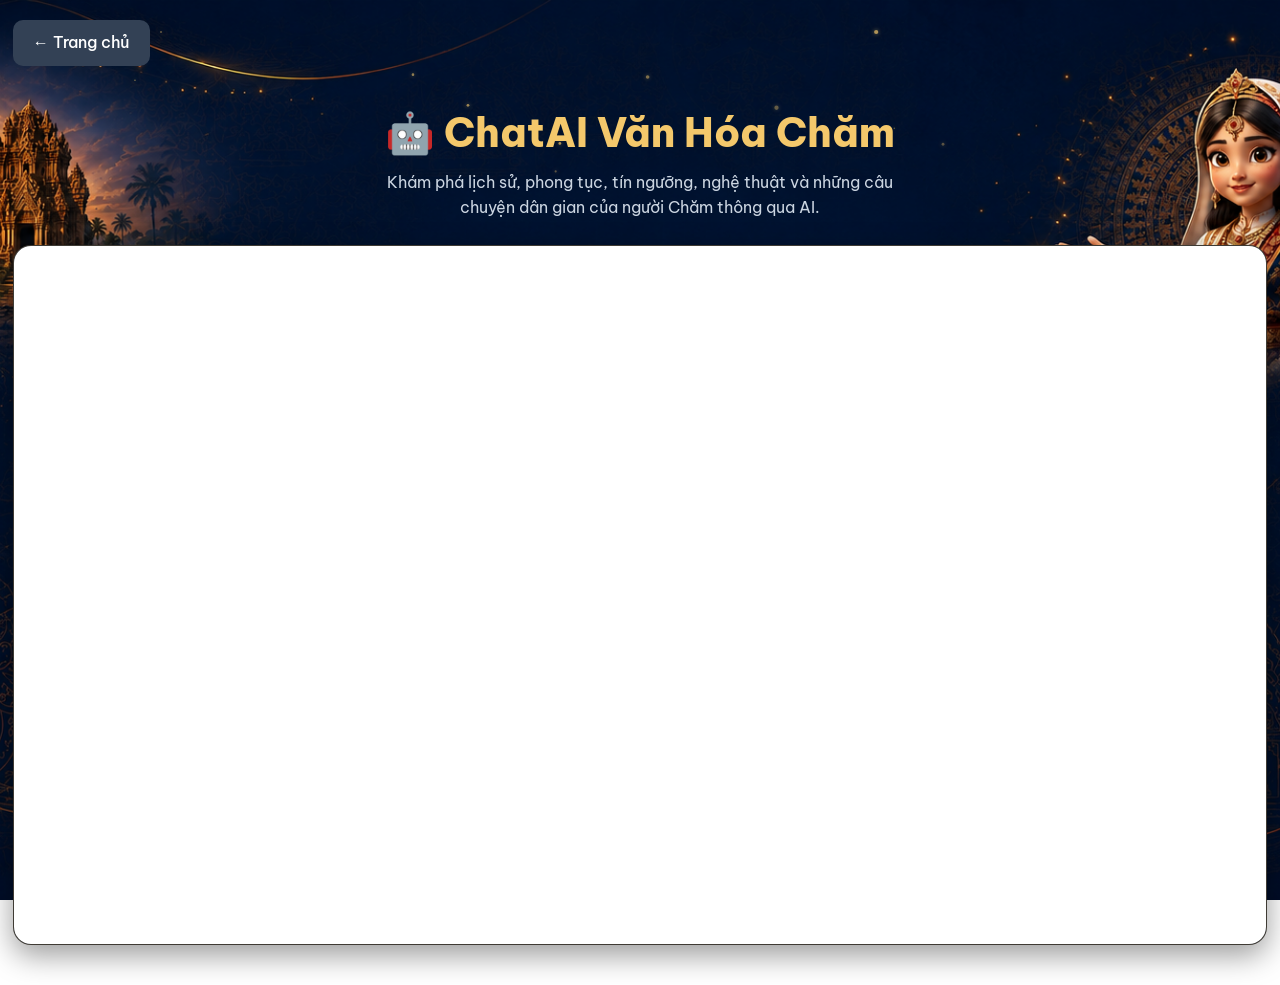
<file: chatbot.html>
<!DOCTYPE html>
<html lang="vi">
<head>
<meta charset="UTF-8">
<meta name="viewport" content="width=device-width, initial-scale=1.0">
<title>ChatAI Văn Hóa Chăm – Cham Folktales AI</title>
<link rel="stylesheet" href="style.css">
<link rel="stylesheet" href="hieuung.css">
<style>
.cb-page {
    padding: 20px 0 40px;
}

.cb-header {
    text-align: center;
    padding: 20px 16px 24px;
}

.cb-header h1 {
    font-size: 40px;
    color: #f4c86b;
    font-weight: 800;
    margin-bottom: 10px;
}

.cb-header p {
    color: #cbd5e1;
    font-size: 16px;
    max-width: 560px;
    margin: 0 auto;
    line-height: 1.6;
}

.cb-frame-wrap {
    width: 100%;
    height: calc(100vh - 200px);
    min-height: 500px;
    max-height: 900px;
    border-radius: 18px;
    overflow: hidden;
    border: 1px solid rgba(244,200,107,0.2);
    box-shadow: 0 10px 30px rgba(0,0,0,0.4);
    background: #111827;
}

.cb-frame-wrap iframe {
    width: calc(100% + 34px);
    height: calc(100% + 34px);
    margin: -17px -17px -17px 0;
    border: none;
    display: block;
    background: white;
}

@media (max-width: 768px) {
    .cb-header h1 { font-size: 26px; }
    .cb-header p  { font-size: 14px; }
    .cb-frame-wrap {
        height: calc(100vh - 160px);
        min-height: 460px;
        border-radius: 12px;
    }
}
</style>
</head>
<body>
<canvas id="particles-canvas"></canvas>
<div class="container">
<div class="cb-page">

    <a href="index.html" class="back-btn">← Trang chủ</a>

    <div class="cb-header">
        <h1>🤖 ChatAI Văn Hóa Chăm</h1>
        <p>Khám phá lịch sử, phong tục, tín ngưỡng, nghệ thuật và những câu chuyện dân gian của người Chăm thông qua AI.</p>
    </div>

    <div class="cb-frame-wrap">
        <iframe
            src="https://www.chatbase.co/c4M_3t0u1Y0ALdoCKAteB/help"
            title="ChatAI Văn Hóa Chăm"
            allow="microphone">
        </iframe>
    </div>

</div>
</div>
<script src="hieuung.js"></script>
</body>
</html>
</file>
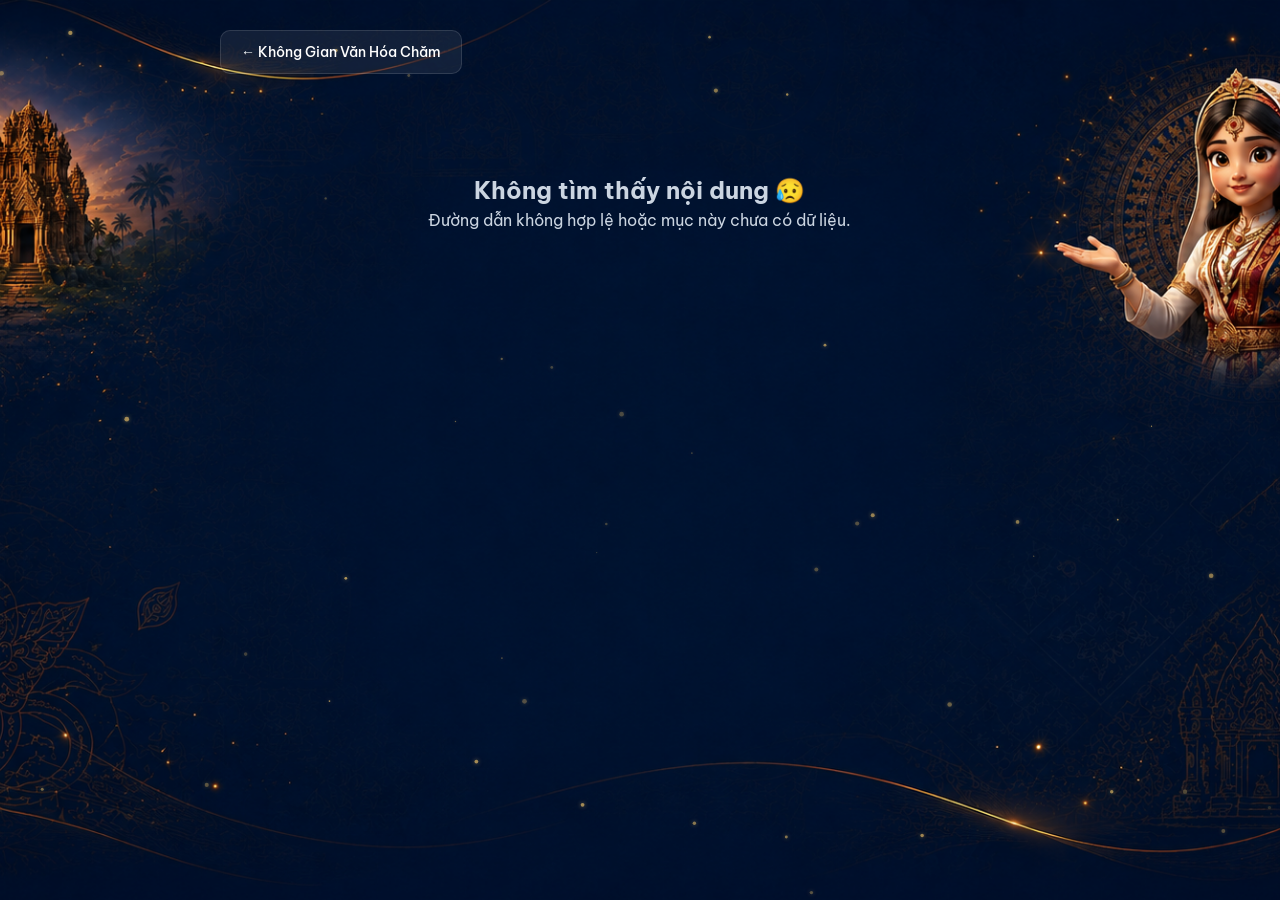
<file: chitiet.html>
<!DOCTYPE html>
<html lang="vi">
<head>
<meta charset="UTF-8">
<meta name="viewport" content="width=device-width, initial-scale=1.0">
<title>Chi tiết – Cham Folktales AI</title>
<link rel="stylesheet" href="style.css">
<link rel="stylesheet" href="hieuung.css">
<style>
.ct-wrap{
    max-width:840px;
    margin:0 auto;
    padding:30px 0 60px;
}
.back-btn{
    display:inline-flex;
    align-items:center;
    gap:6px;
    margin-bottom:20px;
    padding:10px 20px;
    background:rgba(255,255,255,0.07);
    border:1px solid rgba(255,255,255,0.12);
    border-radius:10px;
    color:white;
    text-decoration:none;
    font-size:14px;
    transition:0.2s;
}
.back-btn:hover{ background:rgba(255,255,255,0.13); }

.ct-tag{
    display:inline-block;
    background:rgba(124,58,237,0.78);
    color:white;
    font-size:12px;
    padding:4px 14px;
    border-radius:20px;
    margin-bottom:14px;
    font-weight:500;
}
.ct-title{
    font-size:34px;
    font-weight:800;
    color:#f4c86b;
    margin-bottom:20px;
    line-height:1.3;
}
.ct-media{
    width:100%;
    height:340px;
    border-radius:18px;
    overflow:hidden;
    margin-bottom:24px;
    background:linear-gradient(135deg,#1a2f5a,#2d1b4e);
    display:flex;
    align-items:center;
    justify-content:center;
    font-size:80px;
    box-shadow:0 10px 30px rgba(0,0,0,0.4);
}
.ct-media img{
    width:100%;
    height:100%;
    object-fit:cover;
}
.ct-video-wrap{
    width:100%;
    border-radius:18px;
    overflow:hidden;
    margin-bottom:24px;
    box-shadow:0 10px 30px rgba(0,0,0,0.4);
    background:#000;
    aspect-ratio:16/9;
}
.ct-video-wrap iframe{
    width:100%;
    height:100%;
    border:none;
    display:block;
}
.ct-desc p{
    color:#cbd5e1;
    font-size:16px;
    line-height:1.9;
    margin-bottom:16px;
}
.ct-facts{
    background:rgba(244,200,107,0.07);
    border:1px solid rgba(244,200,107,0.18);
    border-radius:16px;
    padding:22px 24px;
    margin-top:10px;
}
.ct-fact-row{
    display:flex;
    align-items:center;
    gap:14px;
    padding:10px 0;
    border-bottom:1px solid rgba(255,255,255,0.06);
}
.ct-fact-row:last-child{ border-bottom:none; }
.ct-fact-icon{ font-size:22px; min-width:30px; text-align:center; }
.ct-fact-label{ color:#64748b; font-size:13px; min-width:140px; }
.ct-fact-value{ color:#cbd5e1; font-size:14px; }

.ct-notfound{
    text-align:center;
    padding:80px 20px;
    color:#cbd5e1;
}

@media (max-width:768px){
    .ct-title{ font-size:24px; }
    .ct-media{ height:220px; font-size:56px; }
    .ct-desc p{ font-size:14px; }
    .ct-fact-label{ min-width:110px; font-size:12px; }
}
</style>
</head>
<body>
<canvas id="particles-canvas"></canvas>
<div class="container">
<div class="ct-wrap" id="ctWrap">
    <a href="vanhoacham.html" class="back-btn">← Không Gian Văn Hóa Chăm</a>
    <!-- Nội dung sẽ được JS chèn vào đây -->
</div>
</div>

<script src="vanhoadata.js"></script>
<script>
(function(){
    const params = new URLSearchParams(window.location.search);
    const id = params.get('id');
    const data = window.VANHOA_DATA && window.VANHOA_DATA[id];
    const wrap = document.getElementById('ctWrap');

    if(!data){
        wrap.insertAdjacentHTML('beforeend', `
            <div class="ct-notfound">
                <h2>Không tìm thấy nội dung 😥</h2>
                <p>Đường dẫn không hợp lệ hoặc mục này chưa có dữ liệu.</p>
            </div>
        `);
        return;
    }

    document.title = data.title + ' – Cham Folktales AI';

    // Ảnh: nếu load lỗi (chưa có file) thì hiện icon thay thế
    const mediaHTML = `
        <div class="ct-media">
            <img src="${data.image}" alt="${data.title}"
                 onerror="this.parentElement.innerHTML='${data.icon}'">
        </div>
    `;

    // Video: chỉ hiện nếu có link, không thì bỏ qua hẳn phần này
    const videoHTML = data.video ? `
        <div class="ct-video-wrap">
            <iframe src="${data.video}" title="${data.title}" allowfullscreen></iframe>
        </div>
    ` : '';

    const descHTML = data.desc.map(p => `<p>${p}</p>`).join('');

    const factsHTML = data.facts.map(f => `
        <div class="ct-fact-row">
            <span class="ct-fact-icon">${f.icon}</span>
            <span class="ct-fact-label">${f.label}</span>
            <span class="ct-fact-value">${f.value}</span>
        </div>
    `).join('');

    wrap.insertAdjacentHTML('beforeend', `
        <div class="ct-tag">${data.category}</div>
        <div class="ct-title">${data.title}</div>
        ${mediaHTML}
        ${videoHTML}
        <div class="ct-desc">${descHTML}</div>
        <div class="ct-facts">${factsHTML}</div>
    `);
})();
</script>
<script src="hieuung.js"></script>
</body>
</html>
</file>
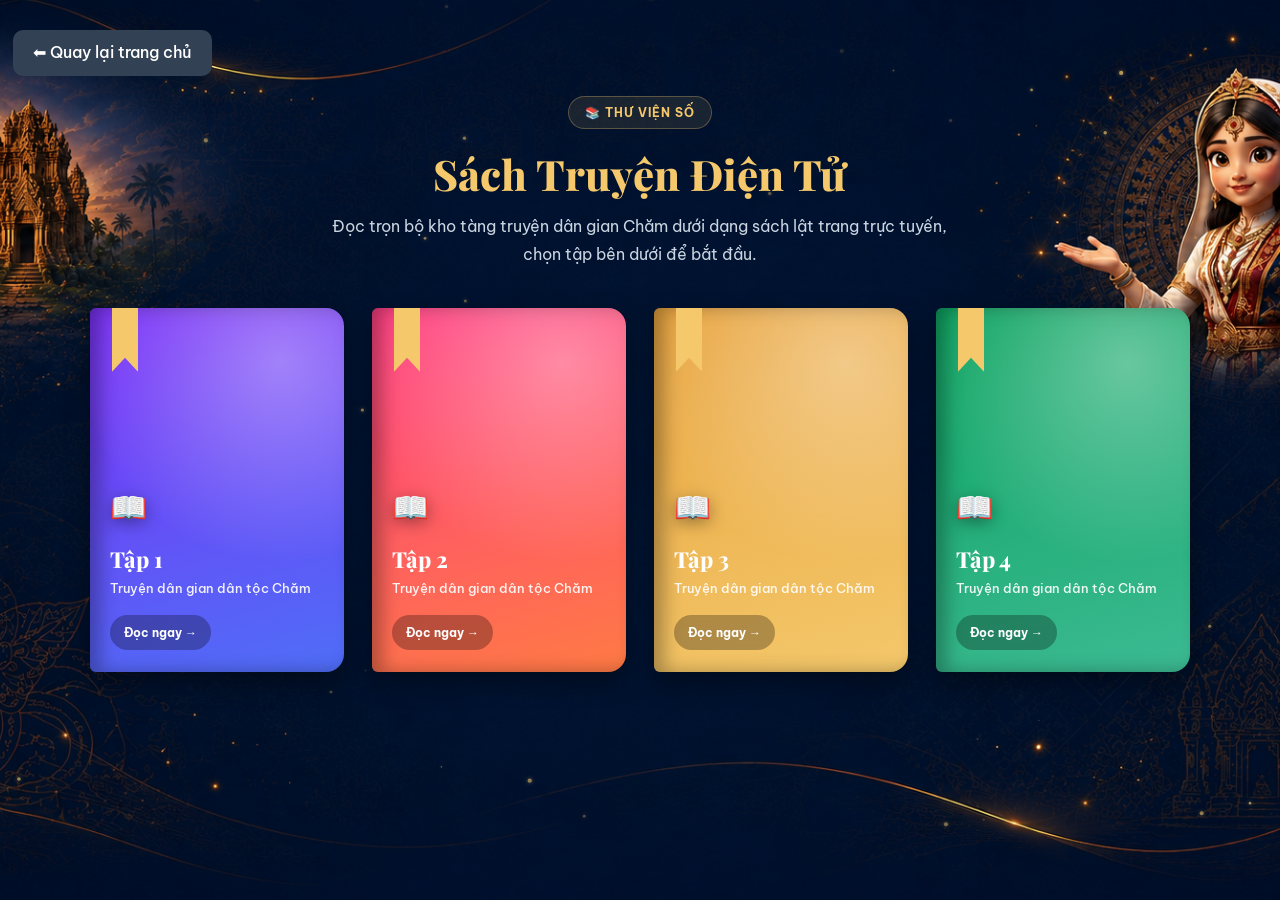
<file: sachdienthu.html>
<!DOCTYPE html>
<html lang="vi">
<head>

    <meta charset="UTF-8">
    <meta name="viewport" content="width=device-width, initial-scale=1.0">
    <title>Sách Truyện Điện Tử · CHAM FOLKTALES AI</title>

    <link rel="stylesheet" href="style.css">
    <link rel="stylesheet" href="hieuung.css">

    <style>
    /* ===== SÁCH ĐIỆN TỬ - THƯ VIỆN ===== */
    .sach-page{
        padding:30px 0 60px;
    }

    .sach-hero{
        text-align:center;
        max-width:640px;
        margin:0 auto 40px;
    }
    .sach-eyebrow{
        display:inline-flex;
        align-items:center;
        gap:8px;
        background:rgba(244,200,107,.1);
        border:1px solid rgba(244,200,107,.3);
        color:#f4c86b;
        font-size:12px;
        font-weight:700;
        letter-spacing:1px;
        padding:6px 16px;
        border-radius:20px;
        margin-bottom:18px;
    }
    .sach-hero h1{
        font-family:'Playfair Display', serif;
        font-size:42px;
        font-weight:800;
        color:#f4c86b;
        line-height:1.3;
        margin-bottom:12px;
    }
    .sach-hero p{
        color:#cbd5e1;
        font-size:16px;
        line-height:1.7;
    }

    /* Kệ thư viện */
    .sach-library{
        display:grid;
        grid-template-columns:repeat(4,1fr);
        gap:28px;
        max-width:1100px;
        margin:0 auto;
    }

    .sach-book{
        position:relative;
        border-radius:6px 18px 18px 6px;
        overflow:hidden;
        cursor:pointer;
        aspect-ratio:3/4.3;
        display:flex;
        flex-direction:column;
        justify-content:flex-end;
        padding:22px 20px;
        color:white;
        box-shadow:inset 10px 0 18px rgba(0,0,0,.3), 0 10px 24px rgba(0,0,0,.4);
        transition:transform .3s cubic-bezier(.34,1.56,.64,1), box-shadow .3s ease;
    }
    .sach-book:hover{
        transform:translateY(-10px) rotate(-1deg);
        box-shadow:inset 10px 0 18px rgba(0,0,0,.3), 0 22px 36px rgba(0,0,0,.55);
    }
    .sach-book::before{
        content:'';
        position:absolute;
        inset:0;
        background:radial-gradient(circle at 75% 15%, rgba(255,255,255,.35), transparent 55%);
    }
    .sach-book-1{ background:linear-gradient(165deg,#7b2ff7,#4f6ef7); }
    .sach-book-2{ background:linear-gradient(165deg,#ff3d81,#ff7a45); }
    .sach-book-3{ background:linear-gradient(165deg,#e8a33d,#f4c86b); }
    .sach-book-4{ background:linear-gradient(165deg,#0ba360,#3cba92); }

    .sach-ribbon{
        position:absolute;
        top:0;
        left:22px;
        width:26px;
        height:64px;
        background:#f4c86b;
        clip-path:polygon(0 0,100% 0,100% 100%,50% 78%,0 100%);
        box-shadow:0 3px 8px rgba(0,0,0,.3);
        z-index:1;
    }
    .sach-book-icon{
        font-size:30px;
        margin-bottom:14px;
        position:relative;
        z-index:1;
        filter:drop-shadow(0 4px 8px rgba(0,0,0,.35));
    }
    .sach-book-tap{
        font-family:'Playfair Display', serif;
        font-size:22px;
        font-weight:800;
        position:relative;
        z-index:1;
        line-height:1.3;
    }
    .sach-book-sub{
        font-size:13px;
        font-weight:500;
        opacity:.92;
        margin-top:6px;
        position:relative;
        z-index:1;
        line-height:1.5;
    }
    .sach-book-btn{
        display:inline-flex;
        align-items:center;
        gap:6px;
        margin-top:16px;
        background:rgba(0,0,0,.28);
        backdrop-filter:blur(4px);
        padding:8px 14px;
        border-radius:20px;
        font-size:12px;
        font-weight:700;
        width:fit-content;
        position:relative;
        z-index:1;
    }

    /* Popup xem sách */
    .sach-viewer-overlay{
        display:none;
        position:fixed;
        inset:0;
        background:rgba(0,0,0,.9);
        z-index:9999;
        align-items:center;
        justify-content:center;
        backdrop-filter:blur(6px);
        padding:16px;
    }
    .sach-viewer-box{
        background:linear-gradient(180deg,#1a2b4d 0%,#0f1b32 100%);
        border:1px solid rgba(244,200,107,.25);
        border-radius:20px;
        width:100%;
        max-width:960px;
        height:88vh;
        display:flex;
        flex-direction:column;
        overflow:hidden;
        box-shadow:0 28px 70px rgba(0,0,0,.8);
        animation:sachIn .3s cubic-bezier(.34,1.56,.64,1);
    }
    @keyframes sachIn{
        from{ opacity:0; transform:scale(.92) translateY(20px); }
        to{ opacity:1; transform:scale(1) translateY(0); }
    }
    .sach-viewer-header{
        display:flex;
        align-items:center;
        justify-content:space-between;
        padding:16px 22px;
        border-bottom:1px solid rgba(255,255,255,.08);
        flex-shrink:0;
    }
    .sach-viewer-header h3{
        font-family:'Playfair Display', serif;
        color:#f4c86b;
        font-size:18px;
        font-weight:800;
    }
    .sach-viewer-header button{
        width:36px; height:36px;
        border-radius:50%;
        background:rgba(255,255,255,.08);
        border:none;
        color:white;
        font-size:16px;
        cursor:pointer;
        transition:background .2s;
    }
    .sach-viewer-header button:hover{ background:rgba(255,255,255,.16); }

    /* FIX: body chứa iframe phải là flex container để iframe flex:1 có tác dụng,
       nếu không iframe sẽ co về kích thước mặc định rất nhỏ */
    #sach-viewer-body{
        flex:1;
        display:flex;
        flex-direction:column;
        overflow:hidden;
    }
    #sach-viewer-iframe{
        flex:1;
        width:100%;
        height:100%;
        border:none;
        background:#fff;
    }
    .sach-viewer-empty{
        flex:1;
        display:flex;
        align-items:center;
        justify-content:center;
        color:#cbd5e1;
        font-size:14px;
        text-align:center;
        padding:20px;
    }

    @media (max-width:1024px){
        .sach-library{ grid-template-columns:repeat(2,1fr); }
        .sach-hero h1{ font-size:34px; }
    }
    @media (max-width:768px){
        .sach-library{ grid-template-columns:1fr; max-width:340px; }
        .sach-hero h1{ font-size:28px; }
        .sach-hero p{ font-size:14px; }
        .sach-viewer-box{ height:82vh; }
    }
    </style>
</head>

<body>

<canvas id="particles-canvas"></canvas>

<div class="container sach-page">

    <a href="index.html" class="back-btn">⬅ Quay lại trang chủ</a>

    <div class="sach-hero">
        <span class="sach-eyebrow">📚 THƯ VIỆN SỐ</span>
        <h1>Sách Truyện Điện Tử</h1>
        <p>Đọc trọn bộ kho tàng truyện dân gian Chăm dưới dạng sách lật trang trực tuyến, chọn tập bên dưới để bắt đầu.</p>
    </div>

    <div class="sach-library">

        <div class="sach-book sach-book-1"
             onclick="openBook('tap1')">
            <div class="sach-ribbon"></div>
            <span class="sach-book-icon">📖</span>
            <span class="sach-book-tap">Tập 1</span>
            <span class="sach-book-sub">Truyện dân gian dân tộc Chăm</span>
            <span class="sach-book-btn">Đọc ngay →</span>
        </div>

        <div class="sach-book sach-book-2"
             onclick="openBook('tap2')">
            <div class="sach-ribbon"></div>
            <span class="sach-book-icon">📖</span>
            <span class="sach-book-tap">Tập 2</span>
            <span class="sach-book-sub">Truyện dân gian dân tộc Chăm</span>
            <span class="sach-book-btn">Đọc ngay →</span>
        </div>

        <div class="sach-book sach-book-3"
             onclick="openBook('tap3')">
            <div class="sach-ribbon"></div>
            <span class="sach-book-icon">📖</span>
            <span class="sach-book-tap">Tập 3</span>
            <span class="sach-book-sub">Truyện dân gian dân tộc Chăm</span>
            <span class="sach-book-btn">Đọc ngay →</span>
        </div>

        <div class="sach-book sach-book-4"
             onclick="openBook('tap4')">
            <div class="sach-ribbon"></div>
            <span class="sach-book-icon">📖</span>
            <span class="sach-book-tap">Tập 4</span>
            <span class="sach-book-sub">Truyện dân gian dân tộc Chăm</span>
            <span class="sach-book-btn">Đọc ngay →</span>
        </div>

    </div>

</div>

<!-- POPUP XEM SÁCH -->
<div class="sach-viewer-overlay" id="sach-viewer-overlay">
    <div class="sach-viewer-box">
        <div class="sach-viewer-header">
            <h3 id="sach-viewer-title"></h3>
            <button onclick="closeBook()">✕</button>
        </div>
        <div id="sach-viewer-body"></div>
    </div>
</div>

<script>
/* ========== DỮ LIỆU SÁCH ========== */
const sachData = {
    tap1: {
        title: 'Tập 1 · Truyện dân gian dân tộc Chăm',
        link: 'https://heyzine.com/flip-book/ca7f33f4c0.html'
    },
    tap2: {
        title: 'Tập 2 · Truyện dân gian dân tộc Chăm',
        link: 'https://heyzine.com/flip-book/995cc53c0a.html'
    },
    tap3: {
        title: 'Tập 3 · Truyện dân gian dân tộc Chăm',
        link: 'https://heyzine.com/flip-book/fb1e9643c3.html'
    },
    tap4: {
        title: 'Tập 4 · Truyện dân gian dân tộc Chăm',
        link: 'https://heyzine.com/flip-book/5ddabc1232.html'
    }
};

const overlay = document.getElementById('sach-viewer-overlay');
const titleEl = document.getElementById('sach-viewer-title');
const bodyEl  = document.getElementById('sach-viewer-body');

function openBook(key){
    const d = sachData[key];
    if(!d) return;

    titleEl.textContent = d.title;

    // Hiện popup TRƯỚC để có kích thước thật, rồi mới chèn iframe vào
    overlay.style.display = 'flex';
    document.body.style.overflow = 'hidden';

    setTimeout(function(){
        if(d.link){
            bodyEl.innerHTML = '<iframe id="sach-viewer-iframe" src="' + d.link + '" allowfullscreen></iframe>';
        }else{
            bodyEl.innerHTML = '<div class="sach-viewer-empty">Tập này chưa có link, thêm link vào biến sachData trong code nhé!</div>';
        }
    }, 30);

    // cập nhật URL để có thể chia sẻ link mở thẳng tập này
    const url = new URL(window.location);
    url.searchParams.set('tap', key.replace('tap',''));
    window.history.replaceState({}, '', url);
}

function closeBook(){
    overlay.style.display = 'none';
    bodyEl.innerHTML = '';
    document.body.style.overflow = '';
}

overlay.addEventListener('click', function(e){
    if(e.target === overlay) closeBook();
});
document.addEventListener('keydown', function(e){
    if(e.key === 'Escape') closeBook();
});

/* Nếu truy cập kèm ?tap=1 (từ trang chủ) thì tự mở popup luôn */
window.addEventListener('DOMContentLoaded', function(){
    const params = new URLSearchParams(window.location.search);
    const tap = params.get('tap');
    if(tap && sachData['tap' + tap]) openBook('tap' + tap);
});
</script>

<script src="script.js"></script>
<script src="hieuung.js"></script>

</body>
</html>
</file>
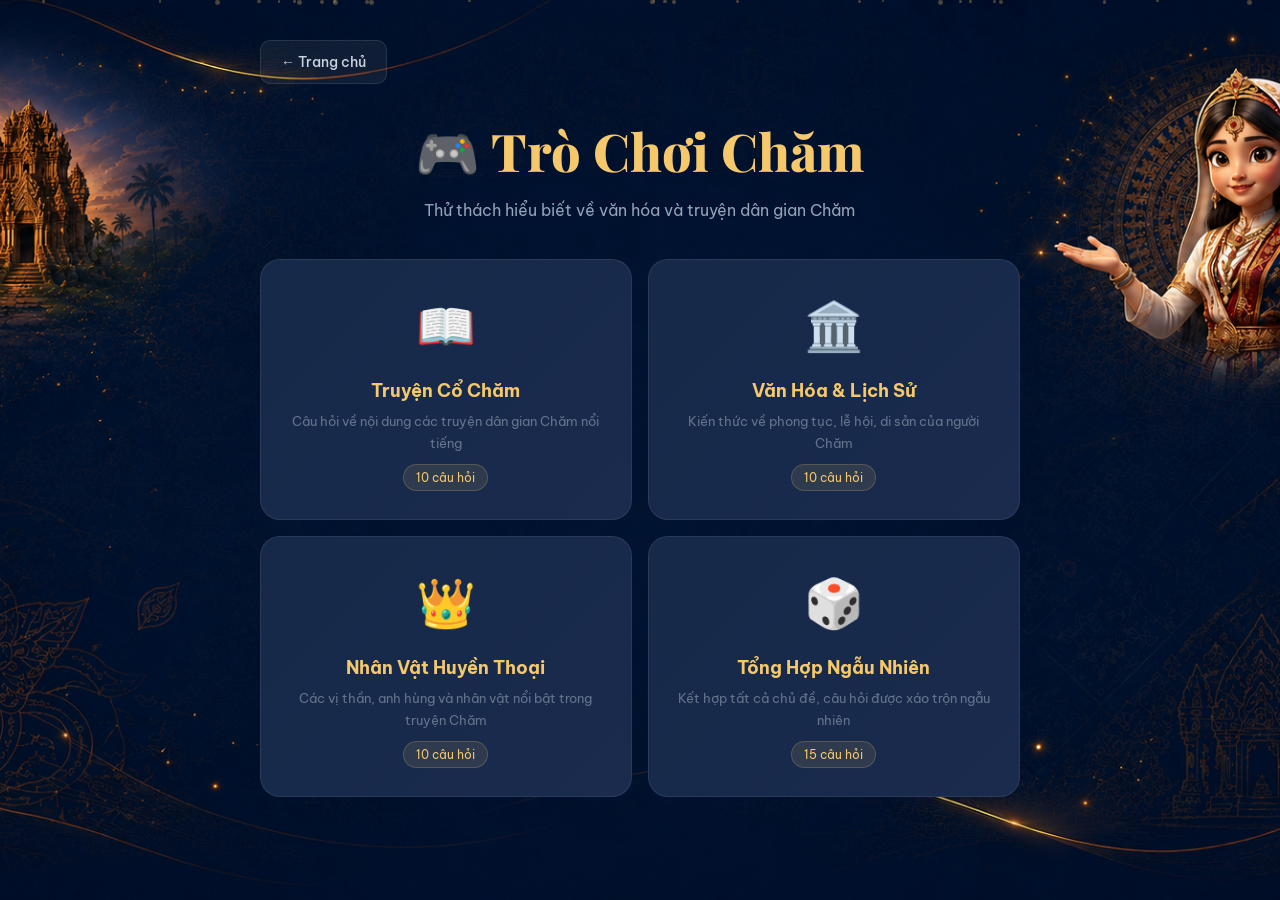
<file: trochoi.html>
<!DOCTYPE html>
<html lang="vi">
<head>
<meta charset="UTF-8">
<meta name="viewport" content="width=device-width, initial-scale=1.0">
<title>Trò Chơi – Cham Folktales AI</title>
<link rel="stylesheet" href="style.css">
<style>
@import url('https://fonts.googleapis.com/css2?family=Playfair+Display:wght@700;800&family=Inter:wght@300;400;500;600&display=swap');

/* ===== PARTICLES ===== */
.particles { position: fixed; inset: 0; pointer-events: none; z-index: 0; overflow: hidden; }
.particle {
    position: absolute; width: 3px; height: 3px;
    background: rgba(244,200,107,0.3); border-radius: 50%;
    animation: float linear infinite;
}
@keyframes float {
    from { transform: translateY(100vh); opacity: 0; }
    10% { opacity: 1; } 90% { opacity: 1; }
    to { transform: translateY(-10vh); opacity: 0; }
}

.game-wrap { position: relative; z-index: 1; padding: 40px 0 60px; max-width: 760px; margin: 0 auto; }

/* ===== BACK BTN ===== */
.back-btn {
    display: inline-flex; align-items: center; gap: 6px;
    margin-bottom: 32px; padding: 10px 20px;
    background: rgba(255,255,255,0.06);
    border: 1px solid rgba(255,255,255,0.1);
    border-radius: 10px; color: #cbd5e1; text-decoration: none;
    font-size: 14px; transition: 0.2s;
}
.back-btn:hover { background: rgba(255,255,255,0.11); color: white; }

/* ===== HERO ===== */
.game-hero { text-align: center; margin-bottom: 36px; }
.game-hero h1 {
    font-family: 'Playfair Display', serif;
    font-size: 52px; font-weight: 800; color: #f4c86b;
    margin-bottom: 10px;
}
.game-hero p { color: #94a3b8; font-size: 16px; }

/* ===== MÀN HÌNH CHỌN ===== */
.screen { display: none; animation: fadeIn 0.4s ease; }
.screen.active { display: block; }
@keyframes fadeIn { from { opacity: 0; transform: translateY(16px); } to { opacity: 1; transform: translateY(0); } }

/* ===== CHỌN CHỦ ĐỀ ===== */
.topic-grid { display: grid; grid-template-columns: repeat(2, 1fr); gap: 16px; margin-top: 8px; }
.topic-card {
    background: linear-gradient(135deg, #162949, #1a2b4d);
    border: 1px solid rgba(255,255,255,0.08);
    border-radius: 20px; padding: 28px 20px;
    text-align: center; cursor: pointer;
    transition: 0.25s;
}
.topic-card:hover {
    transform: translateY(-6px);
    border-color: rgba(244,200,107,0.5);
    box-shadow: 0 12px 32px rgba(0,0,0,0.4);
}
.topic-card .t-emoji { font-size: 48px; margin-bottom: 14px; display: block; }
.topic-card h3 { color: #f4c86b; font-size: 18px; margin-bottom: 8px; }
.topic-card p { color: #64748b; font-size: 13px; }
.topic-card .t-count {
    display: inline-block; margin-top: 10px;
    background: rgba(244,200,107,0.1);
    border: 1px solid rgba(244,200,107,0.2);
    color: #f4c86b; font-size: 12px; padding: 3px 12px; border-radius: 20px;
}

/* ===== QUIZ ===== */
.quiz-box {
    background: linear-gradient(180deg, #1a2b4d, #0f1b32);
    border: 1px solid rgba(244,200,107,0.18);
    border-radius: 24px; padding: 32px; overflow: hidden;
}

/* Progress */
.quiz-progress { display: flex; align-items: center; gap: 12px; margin-bottom: 28px; }
.progress-bar-wrap { flex: 1; height: 6px; background: rgba(255,255,255,0.08); border-radius: 10px; overflow: hidden; }
.progress-bar { height: 100%; background: linear-gradient(90deg, #f4c86b, #e8a33d); border-radius: 10px; transition: width 0.5s ease; }
.q-counter { color: #64748b; font-size: 13px; white-space: nowrap; }
.q-score-live { color: #f4c86b; font-size: 14px; font-weight: 600; white-space: nowrap; }

/* Câu hỏi */
.q-number {
    display: inline-block;
    background: rgba(244,200,107,0.12);
    border: 1px solid rgba(244,200,107,0.25);
    color: #f4c86b; font-size: 12px; font-weight: 600;
    padding: 4px 14px; border-radius: 20px; margin-bottom: 14px;
}
.q-text {
    font-family: 'Playfair Display', serif;
    font-size: 22px; color: white; line-height: 1.5;
    margin-bottom: 28px; min-height: 66px;
}
.q-hint { color: #64748b; font-size: 13px; font-style: italic; margin-bottom: 22px; }

/* Options */
.options-grid { display: grid; gap: 12px; }
.opt-btn {
    background: rgba(255,255,255,0.04);
    border: 1px solid rgba(255,255,255,0.1);
    border-radius: 14px; padding: 16px 20px;
    color: #cbd5e1; font-size: 15px; text-align: left;
    cursor: pointer; transition: 0.2s; font-family: inherit;
    display: flex; align-items: center; gap: 12px;
}
.opt-btn:hover:not(:disabled) {
    background: rgba(244,200,107,0.1);
    border-color: rgba(244,200,107,0.4);
    color: #f4c86b; transform: translateX(4px);
}
.opt-btn.correct { background: rgba(34,197,94,0.15); border-color: #22c55e; color: #86efac; }
.opt-btn.wrong { background: rgba(239,68,68,0.13); border-color: #ef4444; color: #fca5a5; }
.opt-btn:disabled { cursor: default; }
.opt-letter {
    width: 30px; height: 30px; border-radius: 50%;
    background: rgba(255,255,255,0.08);
    display: flex; align-items: center; justify-content: center;
    font-size: 12px; font-weight: 700; flex-shrink: 0;
    transition: 0.2s;
}
.opt-btn.correct .opt-letter { background: #22c55e; color: white; }
.opt-btn.wrong .opt-letter { background: #ef4444; color: white; }

/* Explain */
.explain-box {
    margin-top: 20px; padding: 16px 18px;
    background: rgba(244,200,107,0.07);
    border: 1px solid rgba(244,200,107,0.2);
    border-radius: 14px; color: #cbd5e1; font-size: 14px;
    line-height: 1.7; display: none;
}
.explain-box.show { display: block; animation: fadeIn 0.3s ease; }
.explain-label { color: #f4c86b; font-weight: 600; margin-bottom: 6px; font-size: 13px; }

/* Next btn */
.next-btn {
    display: none; margin-top: 20px; width: 100%;
    padding: 14px; background: linear-gradient(135deg, #f4c86b, #e8a33d);
    border: none; border-radius: 14px; color: #0f1b32;
    font-size: 16px; font-weight: 700; cursor: pointer;
    font-family: inherit; transition: 0.2s;
}
.next-btn.show { display: block; animation: fadeIn 0.3s ease; }
.next-btn:hover { transform: translateY(-2px); box-shadow: 0 6px 20px rgba(244,200,107,0.35); }

/* Timer */
.timer-wrap { display: flex; align-items: center; gap: 8px; margin-bottom: 6px; }
.timer-bar-wrap { flex: 1; height: 4px; background: rgba(255,255,255,0.08); border-radius: 10px; overflow: hidden; }
.timer-bar { height: 100%; background: #f4c86b; border-radius: 10px; transition: width 0.1s linear; }
.timer-num { color: #f4c86b; font-size: 14px; font-weight: 700; width: 28px; text-align: right; }

/* ===== KẾT QUẢ ===== */
.result-box {
    background: linear-gradient(180deg, #1a2b4d, #0f1b32);
    border: 1px solid rgba(244,200,107,0.2);
    border-radius: 24px; padding: 40px 32px;
    text-align: center;
}
.result-emoji { font-size: 72px; margin-bottom: 16px; display: block;
    animation: bounce 0.6s cubic-bezier(0.34,1.56,0.64,1); }
@keyframes bounce { from { transform: scale(0); } to { transform: scale(1); } }
.result-title {
    font-family: 'Playfair Display', serif;
    font-size: 32px; color: #f4c86b; margin-bottom: 8px;
}
.result-sub { color: #94a3b8; font-size: 16px; margin-bottom: 28px; }
.result-score-big {
    font-size: 72px; font-weight: 800; color: #f4c86b;
    line-height: 1; margin-bottom: 4px;
    font-family: 'Playfair Display', serif;
}
.result-score-max { color: #64748b; font-size: 18px; margin-bottom: 28px; }

.result-stats { display: flex; gap: 12px; justify-content: center; margin-bottom: 32px; flex-wrap: wrap; }
.r-stat {
    background: rgba(255,255,255,0.05);
    border: 1px solid rgba(255,255,255,0.08);
    border-radius: 14px; padding: 16px 22px; min-width: 110px;
}
.r-stat-val { font-size: 24px; font-weight: 700; color: white; margin-bottom: 4px; }
.r-stat-label { font-size: 12px; color: #64748b; }
.r-correct .r-stat-val { color: #22c55e; }
.r-wrong .r-stat-val { color: #ef4444; }
.r-time .r-stat-val { color: #60a5fa; }

.result-btns { display: flex; gap: 12px; justify-content: center; flex-wrap: wrap; }
.res-btn {
    padding: 12px 24px; border-radius: 12px;
    font-size: 15px; font-weight: 600; cursor: pointer;
    font-family: inherit; transition: 0.2s; border: none;
}
.res-btn-main { background: linear-gradient(135deg, #f4c86b, #e8a33d); color: #0f1b32; }
.res-btn-main:hover { transform: translateY(-2px); box-shadow: 0 6px 20px rgba(244,200,107,0.35); }
.res-btn-sec { background: rgba(255,255,255,0.06); border: 1px solid rgba(255,255,255,0.1) !important; color: #cbd5e1; }
.res-btn-sec:hover { background: rgba(255,255,255,0.11); }

/* Stars */
.stars-wrap { display: flex; justify-content: center; gap: 8px; margin-bottom: 12px; }
.star { font-size: 36px; opacity: 0; transform: scale(0); transition: 0.4s cubic-bezier(0.34,1.56,0.64,1); }
.star.lit { opacity: 1; transform: scale(1); }
</style>
</head>
<body>

<div class="particles" id="particles"></div>

<div class="container" style="position:relative;z-index:1;">
<div class="game-wrap">

    <a href="index.html" class="back-btn">← Trang chủ</a>

    <div class="game-hero">
        <h1>🎮 Trò Chơi Chăm</h1>
        <p>Thử thách hiểu biết về văn hóa và truyện dân gian Chăm</p>
    </div>

    <!-- MÀN CHỌN CHỦ ĐỀ -->
    <div class="screen active" id="screenTopic">
        <div class="topic-grid">
            <div class="topic-card" onclick="startQuiz('truyenco')">
                <span class="t-emoji">📖</span>
                <h3>Truyện Cổ Chăm</h3>
                <p>Câu hỏi về nội dung các truyện dân gian Chăm nổi tiếng</p>
                <div class="t-count">10 câu hỏi</div>
            </div>
            <div class="topic-card" onclick="startQuiz('vanhoa')">
                <span class="t-emoji">🏛️</span>
                <h3>Văn Hóa & Lịch Sử</h3>
                <p>Kiến thức về phong tục, lễ hội, di sản của người Chăm</p>
                <div class="t-count">10 câu hỏi</div>
            </div>
            <div class="topic-card" onclick="startQuiz('nhanvat')">
                <span class="t-emoji">👑</span>
                <h3>Nhân Vật Huyền Thoại</h3>
                <p>Các vị thần, anh hùng và nhân vật nổi bật trong truyện Chăm</p>
                <div class="t-count">10 câu hỏi</div>
            </div>
            <div class="topic-card" onclick="startQuiz('mixed')">
                <span class="t-emoji">🎲</span>
                <h3>Tổng Hợp Ngẫu Nhiên</h3>
                <p>Kết hợp tất cả chủ đề, câu hỏi được xáo trộn ngẫu nhiên</p>
                <div class="t-count">15 câu hỏi</div>
            </div>
        </div>
    </div>

    <!-- MÀN QUIZ -->
    <div class="screen" id="screenQuiz">
        <div class="quiz-box">
            <div class="quiz-progress">
                <div class="progress-bar-wrap"><div class="progress-bar" id="progressBar" style="width:0%"></div></div>
                <span class="q-counter" id="qCounter">1 / 10</span>
                <span class="q-score-live" id="scoreLive">🏆 0</span>
            </div>
            <div class="timer-wrap">
                <div class="timer-bar-wrap"><div class="timer-bar" id="timerBar" style="width:100%"></div></div>
                <div class="timer-num" id="timerNum">20</div>
            </div>
            <div class="q-number" id="qNum">Câu 1</div>
            <div class="q-text" id="qText"></div>
            <div class="q-hint" id="qHint"></div>
            <div class="options-grid" id="optionsGrid"></div>
            <div class="explain-box" id="explainBox">
                <div class="explain-label">💡 Giải thích</div>
                <div id="explainText"></div>
            </div>
            <button class="next-btn" id="nextBtn" onclick="nextQuestion()">Câu tiếp theo →</button>
        </div>
    </div>

    <!-- MÀN KẾT QUẢ -->
    <div class="screen" id="screenResult">
        <div class="result-box">
            <span class="result-emoji" id="resultEmoji">🏆</span>
            <div class="stars-wrap" id="starsWrap">
                <div class="star" id="s1">⭐</div>
                <div class="star" id="s2">⭐</div>
                <div class="star" id="s3">⭐</div>
            </div>
            <div class="result-title" id="resultTitle">Xuất sắc!</div>
            <div class="result-sub" id="resultSub">Bạn thực sự am hiểu văn hóa Chăm</div>
            <div class="result-score-big" id="resultScoreBig">0</div>
            <div class="result-score-max" id="resultScoreMax">/ 100 điểm</div>
            <div class="result-stats">
                <div class="r-stat r-correct">
                    <div class="r-stat-val" id="rCorrect">0</div>
                    <div class="r-stat-label">Đúng</div>
                </div>
                <div class="r-stat r-wrong">
                    <div class="r-stat-val" id="rWrong">0</div>
                    <div class="r-stat-label">Sai</div>
                </div>
                <div class="r-stat r-time">
                    <div class="r-stat-val" id="rTime">0s</div>
                    <div class="r-stat-label">Thời gian</div>
                </div>
            </div>
            <div class="result-btns">
                <button class="res-btn res-btn-main" onclick="restartSame()">🔄 Chơi lại</button>
                <button class="res-btn res-btn-sec" onclick="goToTopics()">📋 Chủ đề khác</button>
                <a href="index.html" class="res-btn res-btn-sec" style="text-decoration:none;">🏠 Trang chủ</a>
            </div>
        </div>
    </div>

</div>
</div>

<script>
// ===== NGÂN HÀNG CÂU HỎI =====
const questionBank = {
    truyenco: [
        {
            q: "Trong truyện 'Nha Rúi và Tầm Đang', cha của Tầm Đang đặt ra bao nhiêu thử thách cho Nha Rúi?",
            options: ["Hai thử thách", "Ba thử thách", "Bốn thử thách", "Năm thử thách"],
            correct: 1,
            explain: "Cha của Tầm Đang đặt ra đúng ba thử thách: mang về túi vàng, thuần hóa ngựa hoang, và chiến thắng thi bắn cung.",
            hint: "🏹 Đây là con số rất phổ biến trong truyện cổ tích"
        },
        {
            q: "Trong 'Hũ Bạc và Người Cha', hũ bạc thật sự mà lão Palây muốn dạy con là gì?",
            options: ["Một hũ vàng chôn dưới đất", "Mảnh đất – thứ sinh ra của cải khi lao động", "Nghề dệt vải truyền thống", "Bí quyết buôn bán"],
            correct: 1,
            explain: "Hũ bạc chính là mảnh đất – người cha muốn dạy rằng chỉ có lao động cần cù mới tạo ra của cải thật sự.",
            hint: "🌾 Nghĩ xem người nông dân quý nhất thứ gì"
        },
        {
            q: "Cậu bé Tala trong 'Cậu Bé Ranh Mãnh' dùng gì để đáp lại câu đố bẫy của địa chủ?",
            options: ["Sức mạnh đánh lại địa chủ", "Câu trả lời khôn ngoan: 'Câu trả lời nằm trong tay ông'", "Cầu cứu dân làng", "Bỏ trốn khỏi làng"],
            correct: 1,
            explain: "Tala dùng trí tuệ, nói rằng 'câu trả lời nằm trong tay ông', buộc địa chủ phải thả tay và con chim bay đi, không thể gian lận.",
            hint: "🧠 Cậu bé dùng chính bẫy của kẻ gian để chống lại hắn"
        },
        {
            q: "Trong 'Bò và Chó Sói', sói dùng kế gì để dụ bò vào bẫy?",
            options: ["Giả vờ bị thương cần giúp đỡ", "Mời bò vào rừng sống 'tự do' không cần làm việc", "Đe dọa sẽ cắn bò nếu không đi theo", "Nói bò chủ đang bán bò đi"],
            correct: 1,
            explain: "Sói dùng lời ngon tiếng ngọt về 'tự do' trong rừng để dụ bò rời xa chủ, nhưng bò đã nhìn thấu âm mưu.",
            hint: "🌳 Sói hứa hẹn điều gì đó nghe có vẻ hấp dẫn..."
        },
        {
            q: "Trong 'Chàng Ếch và Con Út Vua', điều gì phá vỡ lời nguyền biến chàng thành ếch?",
            options: ["Chàng nhảy qua ngọn lửa thiêng", "Người con gái chân thật đồng ý kết hôn với chàng trong hình hài ếch", "Vua đọc thần chú giải lời nguyền", "Chàng tìm được phù thủy đã nguyền rủa mình"],
            correct: 1,
            explain: "Lời nguyền chỉ phá được khi có người con gái chân thật đồng ý lấy chàng dù chàng đang là ếch – tình yêu chân thật mới có sức mạnh.",
            hint: "💕 Đây là truyện cổ tích, tình yêu thường đóng vai trò quan trọng"
        },
        {
            q: "Trong 'Đàn Thú Đi Săn', ai đã tận dụng cuộc cãi vã của ba con thú lớn?",
            options: ["Con nai họ vừa săn được", "Bầy kiến tha thịt đi từng chút", "Con cáo tinh ranh lấy hết phần", "Người thợ săn trong làng"],
            correct: 1,
            explain: "Trong khi hổ, gấu, sói cãi nhau về cách chia phần, bầy kiến đã nhẫn nại tha thịt đi gần hết – bài học về sự đoàn kết.",
            hint: "🐜 Nghĩ đến những sinh vật bé nhỏ nhưng cần cù"
        },
        {
            q: "Chàng trai Inra trong 'Anh Trai và Mụ Quỷ Già' dùng thứ gì để làm mụ quỷ mù tạm thời?",
            options: ["Nước ớt rắc vào mắt mụ", "Muối rắc vào đôi mắt mụ khi mụ ngủ", "Tro bếp thổi vào mặt mụ", "Ánh đuốc chiếu thẳng vào mắt mụ"],
            correct: 1,
            explain: "Inra chuẩn bị sẵn một túi muối và khi mụ quỷ ngủ say, chàng rắc muối vào mắt mụ để trốn thoát.",
            hint: "🧂 Đây là thứ chàng mang theo từ đầu khi vào rừng"
        },
        {
            q: "Con ếch trong ngụ ngôn 'Con Ếch Muốn Lớn Bằng Con Trâu' đã làm gì để cố lớn như trâu?",
            options: ["Ăn thật nhiều cỏ như trâu mỗi ngày", "Phình bụng lên cho đến khi bụng nổ tung", "Nhờ thần linh biến hình", "Tập thể dục suốt một năm"],
            correct: 1,
            explain: "Ếch cứ phình bụng ra mãi, hỏi con cóc xem đã to bằng trâu chưa, nhưng cuối cùng phình quá mức làm bụng nổ tung.",
            hint: "🐸 Ếch dùng cơ thể mình để cố gắng thay đổi..."
        },
        {
            q: "Trong 'Nàng Bàn Tay', điều gì khiến hoàng tử quyết định cưới nàng?",
            options: ["Nàng là con gái tù trưởng giàu có", "Tấm vải nàng dệt đẹp đến mức chàng không rời mắt, và chàng trân trọng trái tim làm việc của nàng", "Thần linh ra lệnh cho chàng", "Nàng cứu chàng khỏi nguy hiểm"],
            correct: 1,
            explain: "Chàng bị thu hút bởi tấm vải đẹp, và khi biết sự thật, chàng chọn cưới nàng vì trân trọng con người qua trái tim và đôi tay lao động.",
            hint: "🧵 Nghề thủ công đã kết nối hai người"
        },
        {
            q: "Trong 'Chàng Panrang và Chàng Parik', tên của hai người anh hùng được gắn với điều gì ngày nay?",
            options: ["Hai con sông lớn ở miền Trung", "Hai vùng đất – Panrang (Phan Rang) và Parik", "Hai ngôi tháp Chăm nổi tiếng", "Hai lễ hội truyền thống Chăm"],
            correct: 1,
            explain: "Tên của Panrang và Parik được đặt cho hai vùng đất để đời đời ghi nhớ tình bạn thiêng liêng và lòng dũng cảm của họ.",
            hint: "🗺️ Tên địa danh thường gắn với nhân vật lịch sử"
        }
    ],
    vanhoa: [
        {
            q: "Lễ hội Katê của người Chăm thường được tổ chức vào tháng nào theo lịch Chăm?",
            options: ["Tháng 1 Chăm lịch", "Tháng 7 Chăm lịch (khoảng tháng 9-10 dương lịch)", "Tháng 12 Chăm lịch", "Tháng 4 Chăm lịch"],
            correct: 1,
            explain: "Lễ hội Katê diễn ra vào tháng 7 theo lịch Chăm, thường rơi vào tháng 9 hoặc 10 dương lịch, là lễ hội lớn nhất của người Chăm Bàlamôn.",
            hint: "🍂 Đây là lễ hội mùa thu của người Chăm"
        },
        {
            q: "Tháp Po Klong Garai nổi tiếng vì điều gì đặc biệt trong kỹ thuật xây dựng?",
            options: ["Xây bằng đá cẩm thạch nhập từ Ấn Độ", "Gạch xây không dùng vữa nhưng vẫn kết dính chắc chắn ngàn năm", "Có hệ thống điều hòa không khí tự nhiên", "Mỗi viên gạch được khắc chữ Phạn"],
            correct: 1,
            explain: "Bí ẩn lớn nhất của kiến trúc Chăm là các khối gạch được xây mà không cần vữa nhưng vẫn liên kết chặt chẽ, đứng vững ngàn năm.",
            hint: "🧱 Đây là bí ẩn chưa được giải đáp hoàn toàn của kiến trúc Chăm"
        },
        {
            q: "Làng Gốm Bàu Trúc nổi tiếng ở đâu và được biết đến với điều gì?",
            options: ["Ở Hội An, nổi tiếng với gốm tráng men", "Ở Ninh Thuận, là làng gốm cổ nhất Đông Nam Á làm bằng tay hoàn toàn", "Ở Bình Thuận, chuyên làm đồ thờ cúng", "Ở Khánh Hòa, nổi tiếng với màu sắc rực rỡ"],
            correct: 1,
            explain: "Làng Bàu Trúc ở Ninh Thuận được công nhận là một trong những làng gốm cổ nhất Đông Nam Á, nghệ nhân làm gốm hoàn toàn bằng tay.",
            hint: "🏺 Nghĩ đến vùng đất Chăm truyền thống nhất"
        },
        {
            q: "Vị nữ thần được người Chăm tôn thờ như Mẹ vĩ đại, biểu tượng của sự sinh sôi và che chở là ai?",
            options: ["Nữ thần Saraswati", "Thiên Y A Na (Po Inư Nưgar)", "Nữ thần Lakshmi", "Công chúa Champa"],
            correct: 1,
            explain: "Thiên Y A Na, còn gọi là Po Inư Nưgar, là vị nữ thần mẹ quan trọng nhất của người Chăm, được thờ phụng rộng rãi ở miền Trung Việt Nam.",
            hint: "🌸 Đây là nhân vật trung tâm trong một truyền thuyết nổi tiếng"
        },
        {
            q: "Chữ viết truyền thống của người Chăm có nguồn gốc từ đâu?",
            options: ["Chữ Hán của người Trung Quốc", "Hệ chữ viết bắt nguồn từ chữ Phạn (Sanskrit) của Ấn Độ", "Chữ Khmer của Campuchia", "Tự sáng tạo hoàn toàn độc lập"],
            correct: 1,
            explain: "Chữ Chăm cổ (Akhar Thrah) có nguồn gốc từ hệ chữ viết Brahmi của Ấn Độ, phản ánh ảnh hưởng mạnh mẽ của văn hóa Ấn Độ đối với Chăm Pa.",
            hint: "📜 Người Chăm có quan hệ lịch sử sâu sắc với một nền văn minh lớn"
        },
        {
            q: "Người Chăm Bàlamôn theo tín ngưỡng nào?",
            options: ["Hồi giáo", "Phật giáo", "Hinduism (Ấn Độ giáo) với ảnh hưởng bản địa", "Thiên Chúa giáo"],
            correct: 2,
            explain: "Người Chăm Bàlamôn theo Hinduism (thờ thần Shiva, Vishnu) nhưng đã bản địa hóa, kết hợp với tín ngưỡng thờ tổ tiên và thần núi sông.",
            hint: "🙏 Đây là tôn giáo đến từ tiểu lục địa phía tây"
        },
        {
            q: "Nhạc cụ đặc trưng nhất của âm nhạc Chăm trong các lễ hội là gì?",
            options: ["Đàn tranh và sáo trúc", "Trống Ghi năng (Ginang) và kèn Saranai", "Đàn bầu và trống cơm", "Cồng chiêng Tây Nguyên"],
            correct: 1,
            explain: "Trống Ghi năng (Ginang) và kèn Saranai là bộ đôi nhạc cụ không thể thiếu trong các lễ hội và nghi lễ truyền thống của người Chăm.",
            hint: "🥁 Nghĩ đến các âm thanh đặc trưng trong lễ Katê"
        },
        {
            q: "Nghề dệt thổ cẩm của phụ nữ Chăm có đặc điểm nổi bật nào?",
            options: ["Dệt bằng khung cửi hiện đại nhập khẩu", "Dệt từ sợi tơ lụa tự nhiên với hoa văn hình học đặc trưng và màu sắc rực rỡ", "Chỉ dệt một màu trắng truyền thống", "Kỹ thuật giống dệt của người Kinh"],
            correct: 1,
            explain: "Thổ cẩm Chăm nổi bật với hoa văn hình học truyền thống, màu sắc rực rỡ (đỏ, vàng, đen), và được dệt thủ công bằng khung cửi cổ truyền.",
            hint: "🎨 Nghĩ đến màu sắc và họa tiết đặc trưng nhất"
        },
        {
            q: "Vương quốc Chăm Pa tồn tại khoảng bao nhiêu năm?",
            options: ["Khoảng 500 năm (từ thế kỷ 7-12)", "Khoảng 1.700 năm (từ thế kỷ 2 đến năm 1832)", "Khoảng 200 năm (từ thế kỷ 10-12)", "Khoảng 1000 năm (từ thế kỷ 3 đến 13)"],
            correct: 1,
            explain: "Chăm Pa tồn tại từ khoảng thế kỷ 2 sau Công Nguyên đến năm 1832, là một trong những vương quốc tồn tại lâu nhất trong lịch sử Đông Nam Á.",
            hint: "📅 Đây là một vương quốc rất trường tồn trong lịch sử"
        },
        {
            q: "Lễ Rija Nưgar của người Chăm có mục đích gì?",
            options: ["Cầu cho mưa thuận gió hòa và xua đuổi bệnh tật, tai ương", "Kỷ niệm ngày thành lập vương quốc Chăm Pa", "Lễ cưới truyền thống cho đôi uyên ương", "Lễ tốt nghiệp cho các nghệ nhân dệt vải"],
            correct: 0,
            explain: "Lễ Rija Nưgar là nghi lễ tẩy uế, cầu xin thần linh phù hộ, xua đuổi bệnh tật và tai ương cho cả cộng đồng, thường tổ chức vào đầu năm.",
            hint: "🙏 Đây là một nghi lễ cộng đồng quan trọng"
        }
    ],
    nhanvat: [
        {
            q: "Po Klong Garai xuất thân như thế nào trước khi trở thành vua?",
            options: ["Con trai một vị tướng quyền quý", "Một người chăn trâu nghèo khổ được thần Shiva chọn", "Hoàng tử bị lưu đày từ Ấn Độ", "Con nuôi của tù trưởng vùng núi"],
            correct: 1,
            explain: "Po Klong Garai sinh ra nghèo khổ, phải chăn trâu thuê. Trong giấc mơ, thần Shiva trao cho ông thanh kiếm vàng và chọn ông dẫn dắt dân Chăm.",
            hint: "👑 Nhiều vị anh hùng bắt đầu từ thân phận thấp hèn"
        },
        {
            q: "Thiên Y A Na được sinh ra như thế nào theo truyền thuyết?",
            options: ["Do vua cầu xin thần linh ban con gái", "Là cô bé mồ côi nghèo khổ được thần linh chọn, toả ra ánh sáng kỳ diệu", "Bay xuống từ bầu trời trên đám mây vàng", "Từ trong một bông hoa sen nở ra"],
            correct: 1,
            explain: "Thiên Y A Na là cô bé mồ côi sống trong nghèo khó, nhưng từ khi còn nhỏ đã toả ra ánh sáng kỳ diệu và có khả năng làm cây cối sinh sôi.",
            hint: "🌸 Nàng bắt đầu cuộc đời trong hoàn cảnh khó khăn"
        },
        {
            q: "Trong truyền thuyết, Thái Tử Bắc Hải gặp Thiên Y A Na bằng cách nào?",
            options: ["Chàng bơi lên từ đại dương", "Chàng ẩn trong một khúc gỗ kỳ lạ phát sáng trôi xuống từ thượng nguồn", "Chàng hiện ra từ trong một ngôi sao băng", "Chàng đến làng trên lưng rồng biển"],
            correct: 1,
            explain: "Thái Tử Bắc Hải ẩn thân trong khúc gỗ kỳ lạ tỏa hương thơm và ánh vàng. Khi Thiên Y A Na đặt tay lên, chàng hiện ra từ trong lòng gỗ.",
            hint: "🌊 Chàng đến từ phương Bắc bằng một vật thể nổi trên nước"
        },
        {
            q: "Nàng Bàn Tay trong truyện cổ Chăm có điểm đặc biệt gì về ngoại hình?",
            options: ["Nàng có đôi mắt phát sáng trong đêm tối", "Nàng chỉ là một bàn tay, không có thân xác đầy đủ", "Nàng vô hình với người thường", "Nàng có mái tóc dài chấm đất màu vàng"],
            correct: 1,
            explain: "Mẹ của nàng sinh ra không phải một đứa trẻ bình thường mà chỉ là một bàn tay biết cử động, bò, và làm mọi việc.",
            hint: "🤚 Tên nhân vật đã gợi ý về ngoại hình của nàng"
        },
        {
            q: "Panrang và Parik trong truyền thuyết Chăm là gì với nhau?",
            options: ["Anh em sinh đôi hoàng gia", "Hai người bạn thân từ thuở nhỏ, xuất thân khác nhau nhưng cùng chí hướng", "Thầy và trò trong võ thuật", "Hai kẻ thù trở thành đồng minh"],
            correct: 1,
            explain: "Panrang xuất thân dòng dõi tướng lĩnh, Parik con nhà dân thường – hai người bạn thân từ nhỏ, bổ sung cho nhau: một người mạnh mẽ, một người mưu trí.",
            hint: "👬 Họ hợp tác vì tình bạn, không phải vì quan hệ huyết thống"
        },
        {
            q: "Chàng Inra trong 'Anh Trai và Mụ Quỷ Già' vào rừng với mục đích gì?",
            options: ["Đi tìm kho báu trong hang quỷ", "Tìm thuốc để chữa bệnh cho mẹ đang ốm nặng", "Đi săn thú để nuôi gia đình", "Thi gan với quỷ để chứng tỏ bản thân"],
            correct: 1,
            explain: "Chàng Inra vào rừng nguy hiểm vì lòng hiếu thảo – muốn tìm thuốc chữa bệnh cho mẹ, dù biết rõ nguy hiểm rình rập.",
            hint: "💊 Động lực của chàng xuất phát từ tình cảm gia đình"
        },
        {
            q: "Con ếch trong 'Chàng Ếch và Con Út Vua' thực chất là ai?",
            options: ["Thần linh thử lòng công chúa", "Hoàng tử vương quốc dưới nước bị phù thủy biến thành ếch", "Người nông dân bị trù ếm vì trộm đồ vua", "Con vật thiêng của thần rừng"],
            correct: 1,
            explain: "Chàng là hoàng tử của vương quốc dưới nước, bị phù thủy độc ác nguyền rủa. Lời nguyền chỉ phá được bởi tình yêu chân thật.",
            hint: "🐸 Đây là motif phổ biến trong truyện cổ tích – hoàng tử hóa thân"
        },
        {
            q: "Điều gì khiến cô út của vua ném cầu xuống ao sen nơi có chú ếch?",
            options: ["Nàng bị các chị đẩy làm rớt cầu xuống ao", "Nàng cảm nhận được điều gì đó đặc biệt trong đôi mắt của chú ếch", "Nàng cố tình muốn chọc tức cha", "Thần linh mách bảo nàng trong giấc mơ"],
            correct: 1,
            explain: "Không phải ngẫu nhiên – cô út cảm nhận được ánh sáng của trái tim trong sáng và nỗi buồn sâu thẳm trong đôi mắt của chú ếch.",
            hint: "👁️ Nàng nhìn thấy điều mà người khác không nhìn thấy"
        },
        {
            q: "Sau khi Po Klong Garai mất, di sản lớn nhất ông để lại là gì?",
            options: ["Một kho báu bằng vàng dưới lòng đất", "Hệ thống tháp Chăm và kênh dẫn nước tưới tiêu", "Bộ luật pháp hoàn chỉnh cho người Chăm", "Đội quân bất khả chiến bại"],
            correct: 1,
            explain: "Po Klong Garai được nhớ đến nhiều nhất qua các công trình kiến trúc – tháp Chăm hùng vĩ và hệ thống kênh dẫn nước phục vụ nông nghiệp.",
            hint: "🏛️ Ông là người xây dựng, không chỉ là người chiến đấu"
        },
        {
            q: "Trong 'Cậu Bé Ranh Mãnh', Tala đã bảo vệ điều gì trước tên địa chủ tham lam?",
            options: ["Ngôi nhà của cha mình", "Mảnh vườn nhỏ của gia đình", "Con trâu cày duy nhất", "Tiệm tạp hóa nhỏ trong làng"],
            correct: 1,
            explain: "Tên địa chủ muốn chiếm mảnh vườn nhỏ của Tala bằng câu đố bẫy, nhưng cậu bé dùng trí thông minh để bảo vệ tài sản của mình.",
            hint: "🌱 Đây là tài sản nhỏ nhưng quan trọng với cậu bé mồ côi"
        }
    ]
};

// Mixed = kết hợp
function getMixedQuestions() {
    const all = [...questionBank.truyenco, ...questionBank.vanhoa, ...questionBank.nhanvat];
    return shuffle(all).slice(0, 15);
}

function shuffle(arr) {
    const a = [...arr];
    for (let i = a.length - 1; i > 0; i--) {
        const j = Math.floor(Math.random() * (i + 1));
        [a[i], a[j]] = [a[j], a[i]];
    }
    return a;
}

// ===== TRẠNG THÁI GAME =====
let questions = [], curQ = 0, score = 0, correct = 0, wrong = 0;
let timerInterval = null, timeLeft = 20, startTime = 0, totalTime = 0;
let currentTopic = '';

function startQuiz(topic) {
    currentTopic = topic;
    if (topic === 'mixed') {
        questions = getMixedQuestions();
    } else {
        questions = shuffle(questionBank[topic]).slice(0, 10);
    }
    curQ = 0; score = 0; correct = 0; wrong = 0; totalTime = 0;
    startTime = Date.now();
    showScreen('screenQuiz');
    renderQuestion();
}

function renderQuestion() {
    const q = questions[curQ];
    const total = questions.length;
    document.getElementById('qCounter').textContent = `${curQ + 1} / ${total}`;
    document.getElementById('qNum').textContent = `Câu ${curQ + 1}`;
    document.getElementById('progressBar').style.width = ((curQ / total) * 100) + '%';
    document.getElementById('scoreLive').textContent = `🏆 ${score}`;
    document.getElementById('qText').textContent = q.q;
    document.getElementById('qHint').textContent = q.hint || '';
    document.getElementById('explainBox').classList.remove('show');
    document.getElementById('nextBtn').classList.remove('show');

    const letters = ['A', 'B', 'C', 'D'];
    const grid = document.getElementById('optionsGrid');
    grid.innerHTML = '';
    q.options.forEach((opt, i) => {
        const btn = document.createElement('button');
        btn.className = 'opt-btn';
        btn.innerHTML = `<span class="opt-letter">${letters[i]}</span>${opt}`;
        btn.onclick = () => answer(i, btn, q);
        grid.appendChild(btn);
    });

    // Timer
    clearInterval(timerInterval);
    timeLeft = 20;
    updateTimerUI();
    timerInterval = setInterval(() => {
        timeLeft--;
        updateTimerUI();
        if (timeLeft <= 0) {
            clearInterval(timerInterval);
            timeOutAnswer(q);
        }
    }, 1000);
}

function updateTimerUI() {
    document.getElementById('timerNum').textContent = timeLeft;
    document.getElementById('timerBar').style.width = (timeLeft / 20 * 100) + '%';
    document.getElementById('timerBar').style.background = timeLeft <= 5 ? '#ef4444' : '#f4c86b';
}

function answer(idx, btn, q) {
    clearInterval(timerInterval);
    const btns = document.querySelectorAll('.opt-btn');
    btns.forEach(b => b.disabled = true);

    if (idx === q.correct) {
        btn.classList.add('correct');
        const bonus = Math.max(10, timeLeft * 2 + 10);
        score += bonus;
        correct++;
    } else {
        btn.classList.add('wrong');
        btns[q.correct].classList.add('correct');
        wrong++;
    }

    document.getElementById('explainText').textContent = q.explain;
    document.getElementById('explainBox').classList.add('show');
    document.getElementById('nextBtn').classList.add('show');
    document.getElementById('nextBtn').textContent = curQ < questions.length - 1 ? 'Câu tiếp theo →' : 'Xem kết quả 🏆';
}

function timeOutAnswer(q) {
    const btns = document.querySelectorAll('.opt-btn');
    btns.forEach(b => b.disabled = true);
    btns[q.correct].classList.add('correct');
    wrong++;
    document.getElementById('explainText').textContent = '⏰ Hết thời gian! ' + q.explain;
    document.getElementById('explainBox').classList.add('show');
    document.getElementById('nextBtn').classList.add('show');
    document.getElementById('nextBtn').textContent = curQ < questions.length - 1 ? 'Câu tiếp theo →' : 'Xem kết quả 🏆';
}

function nextQuestion() {
    curQ++;
    if (curQ >= questions.length) {
        showResult();
    } else {
        renderQuestion();
    }
}

function showResult() {
    totalTime = Math.round((Date.now() - startTime) / 1000);
    const pct = Math.round((correct / questions.length) * 100);
    let emoji, title, sub;
    if (pct === 100) { emoji = '🏆'; title = 'Hoàn hảo!'; sub = 'Bạn am hiểu văn hóa Chăm xuất sắc!'; }
    else if (pct >= 80) { emoji = '🌟'; title = 'Xuất sắc!'; sub = 'Bạn có kiến thức rất tốt về văn hóa Chăm'; }
    else if (pct >= 60) { emoji = '👍'; title = 'Khá giỏi!'; sub = 'Cần tìm hiểu thêm một chút nữa thôi'; }
    else if (pct >= 40) { emoji = '📚'; title = 'Cần cố gắng!'; sub = 'Hãy đọc thêm truyện Chăm để biết nhiều hơn'; }
    else { emoji = '💪'; title = 'Hãy thử lại!'; sub = 'Khám phá thêm văn hóa Chăm để cải thiện nhé'; }

    document.getElementById('resultEmoji').textContent = emoji;
    document.getElementById('resultTitle').textContent = title;
    document.getElementById('resultSub').textContent = sub;
    document.getElementById('resultScoreBig').textContent = score;
    document.getElementById('resultScoreMax').textContent = `/ ${questions.length * 50} điểm`;
    document.getElementById('rCorrect').textContent = correct;
    document.getElementById('rWrong').textContent = wrong;
    document.getElementById('rTime').textContent = totalTime + 's';

    // Stars
    const numStars = pct >= 80 ? 3 : pct >= 50 ? 2 : 1;
    ['s1','s2','s3'].forEach((id, i) => {
        document.getElementById(id).classList.remove('lit');
        if (i < numStars) {
            setTimeout(() => document.getElementById(id).classList.add('lit'), 400 + i * 300);
        }
    });

    showScreen('screenResult');
}

function showScreen(id) {
    document.querySelectorAll('.screen').forEach(s => s.classList.remove('active'));
    document.getElementById(id).classList.add('active');
    window.scrollTo({ top: 0, behavior: 'smooth' });
}

function goToTopics() { showScreen('screenTopic'); }
function restartSame() { startQuiz(currentTopic); }

// Particles
const container = document.getElementById('particles');
for (let i = 0; i < 28; i++) {
    const p = document.createElement('div');
    p.className = 'particle';
    p.style.left = Math.random() * 100 + 'vw';
    p.style.animationDuration = (12 + Math.random() * 20) + 's';
    p.style.animationDelay = (-Math.random() * 20) + 's';
    p.style.width = p.style.height = (2 + Math.random() * 3) + 'px';
    container.appendChild(p);
}
</script>
</body>
</html>
</file>
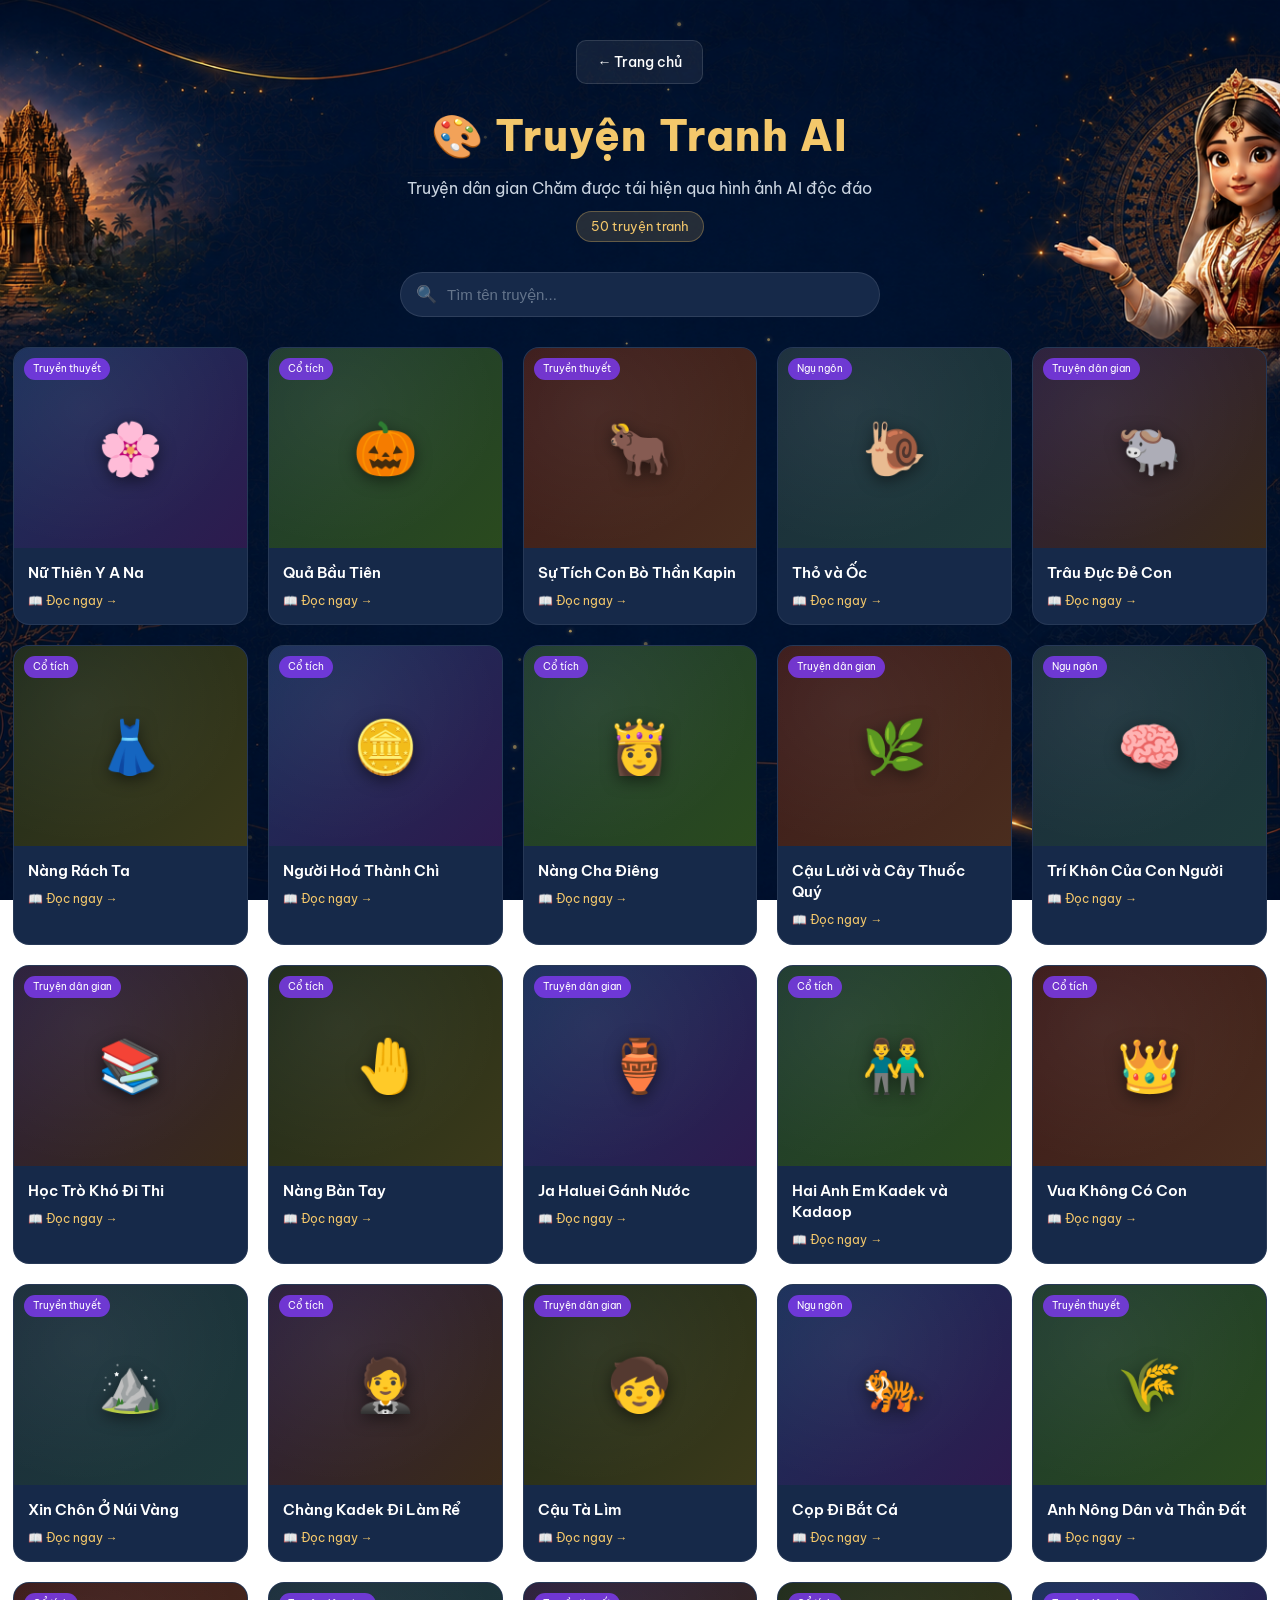
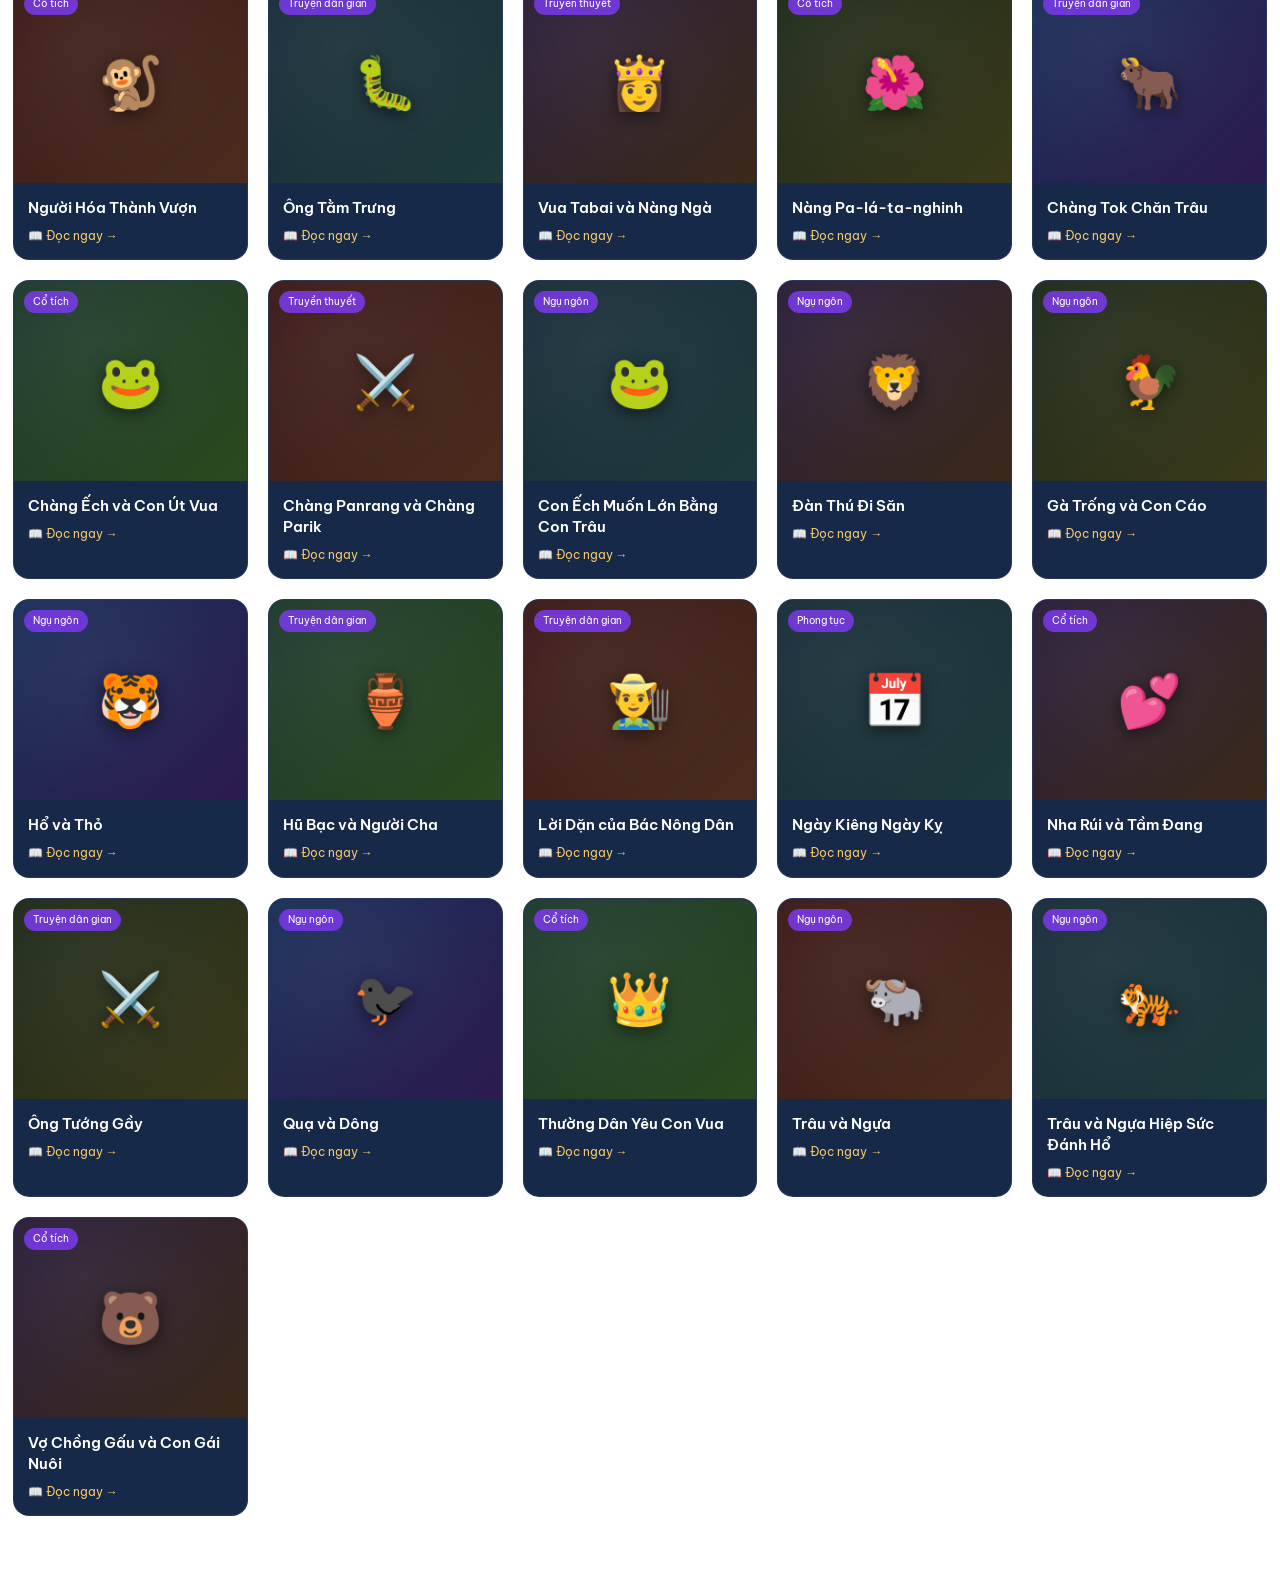
<file: truyentranh.html>
<!DOCTYPE html>
<html lang="vi">
<head>
    <meta charset="UTF-8">
    <meta name="viewport" content="width=device-width, initial-scale=1.0">
    <title>Truyện Tranh AI – Cham Folktales AI</title>
    <link rel="stylesheet" href="style.css">
    <link rel="stylesheet" href="hieuung.css">
    <style>
        .tt-header {
            text-align: center;
            padding: 40px 0 30px;
        }
        .tt-header .back-btn {
            display: inline-flex;
            align-items: center;
            gap: 6px;
            margin-bottom: 24px;
            padding: 10px 20px;
            background: rgba(255,255,255,0.07);
            border: 1px solid rgba(255,255,255,0.12);
            border-radius: 10px;
            color: white;
            text-decoration: none;
            font-size: 14px;
            transition: 0.2s;
        }
        .tt-header .back-btn:hover { background: rgba(255,255,255,0.13); }
        .tt-header h1 {
            font-size: 42px;
            color: #f4c86b;
            font-weight: 800;
            letter-spacing: 1px;
            margin-bottom: 10px;
        }
        .tt-header p { color: #cbd5e1; font-size: 16px; }
        .tt-count {
            display: inline-block;
            background: rgba(244,200,107,0.15);
            border: 1px solid rgba(244,200,107,0.3);
            color: #f4c86b;
            font-size: 13px;
            padding: 4px 14px;
            border-radius: 20px;
            margin-top: 10px;
        }

        .tt-search-wrap {
            max-width: 480px;
            margin: 0 auto 30px;
            position: relative;
        }
        .tt-search-wrap input {
            width: 100%;
            padding: 13px 20px 13px 46px;
            background: #162949;
            border: 1px solid rgba(255,255,255,0.1);
            border-radius: 50px;
            color: white;
            font-size: 15px;
            outline: none;
            transition: 0.2s;
        }
        .tt-search-wrap input::placeholder { color: #64748b; }
        .tt-search-wrap input:focus {
            border-color: rgba(244,200,107,0.4);
            box-shadow: 0 0 0 3px rgba(244,200,107,0.08);
        }
        .tt-search-icon {
            position: absolute;
            left: 16px;
            top: 50%;
            transform: translateY(-50%);
            font-size: 17px;
            opacity: 0.5;
        }

        .tt-grid {
            display: grid;
            grid-template-columns: repeat(auto-fill, minmax(200px, 1fr));
            gap: 20px;
            padding-bottom: 60px;
        }
        .tt-card {
            background: #162949;
            border: 1px solid rgba(255,255,255,0.07);
            border-radius: 16px;
            overflow: hidden;
            cursor: pointer;
            transition: 0.25s;
            position: relative;
        }
        .tt-card:hover {
            transform: translateY(-6px);
            border-color: rgba(244,200,107,0.4);
            box-shadow: 0 12px 28px rgba(0,0,0,0.4);
        }
        .tt-card-cover {
            width: 100%;
            height: 200px;
            display: flex;
            align-items: center;
            justify-content: center;
            font-size: 52px;
            position: relative;
            overflow: hidden;
        }

        .tt-card:nth-child(6n+1) .tt-card-cover { background: linear-gradient(135deg,#1a2f5a,#2d1b4e); }
        .tt-card:nth-child(6n+2) .tt-card-cover { background: linear-gradient(135deg,#1e3a2f,#2a4a1e); }
        .tt-card:nth-child(6n+3) .tt-card-cover { background: linear-gradient(135deg,#3b1a1a,#4a2d1e); }
        .tt-card:nth-child(6n+4) .tt-card-cover { background: linear-gradient(135deg,#1a2d3b,#1e3a3a); }
        .tt-card:nth-child(6n+5) .tt-card-cover { background: linear-gradient(135deg,#2a1e3b,#3b2a1a); }
        .tt-card:nth-child(6n+0) .tt-card-cover { background: linear-gradient(135deg,#1e2a1a,#3b3a1a); }

        .tt-card-cover::after {
            content: '';
            position: absolute;
            inset: 0;
            background: radial-gradient(ellipse at 30% 30%, rgba(255,255,255,0.05), transparent 70%);
        }
        .tt-card-cover-emoji {
            position: relative;
            z-index: 1;
            filter: drop-shadow(0 4px 8px rgba(0,0,0,0.5));
        }
        .tt-badge {
            position: absolute;
            top: 10px;
            left: 10px;
            background: rgba(124,58,237,0.85);
            backdrop-filter: blur(4px);
            color: white;
            font-size: 10px;
            padding: 3px 9px;
            border-radius: 20px;
            z-index: 2;
        }
        .tt-card-body { padding: 14px; }
        .tt-card-body h3 {
            color: white;
            font-size: 15px;
            font-weight: 600;
            line-height: 1.4;
            margin-bottom: 8px;
        }
        .tt-card-footer {
            display: flex;
            align-items: center;
            justify-content: space-between;
            margin-top: 6px;
        }
        .tt-read-btn { font-size: 12px; color: #f4c86b; display: flex; align-items: center; gap: 4px; }

        .pdf-modal-overlay {
            display: none;
            position: fixed;
            inset: 0;
            background: rgba(0,0,0,0.85);
            z-index: 1000;
            align-items: center;
            justify-content: center;
            backdrop-filter: blur(4px);
        }
        .pdf-modal-overlay.open { display: flex; }
        .pdf-modal {
            background: #0f1b32;
            border: 1px solid rgba(244,200,107,0.2);
            border-radius: 20px;
            width: 90vw;
            max-width: 860px;
            height: 90vh;
            display: flex;
            flex-direction: column;
            overflow: hidden;
            box-shadow: 0 24px 60px rgba(0,0,0,0.7);
        }
        .pdf-modal-header {
            display: flex;
            align-items: center;
            justify-content: space-between;
            padding: 16px 20px;
            border-bottom: 1px solid rgba(255,255,255,0.07);
            flex-shrink: 0;
        }
        .pdf-modal-title { color: #f4c86b; font-size: 17px; font-weight: 700; }
        .pdf-modal-subtitle { color: #64748b; font-size: 12px; margin-top: 2px; }
        .pdf-close-btn {
            width: 36px; height: 36px; border-radius: 50%;
            background: rgba(255,255,255,0.08); border: none;
            color: white; font-size: 18px; cursor: pointer;
            display: flex; align-items: center; justify-content: center;
            transition: 0.2s; flex-shrink: 0;
        }
        .pdf-close-btn:hover { background: rgba(255,255,255,0.16); }
        .pdf-modal-body { flex: 1; overflow: hidden; }
        .pdf-modal-body iframe { width: 100%; height: 100%; border: none; }
        .pdf-modal-footer {
            padding: 12px 20px;
            border-top: 1px solid rgba(255,255,255,0.07);
            display: flex;
            align-items: center;
            justify-content: center;
            gap: 10px;
            flex-shrink: 0;
        }
        .pdf-open-new {
            display: inline-flex; align-items: center; gap: 6px;
            padding: 8px 18px;
            background: rgba(244,200,107,0.12);
            border: 1px solid rgba(244,200,107,0.3);
            border-radius: 8px; color: #f4c86b;
            text-decoration: none; font-size: 13px; transition: 0.2s;
        }
        .pdf-open-new:hover { background: rgba(244,200,107,0.2); }

        .tt-empty {
            display: none; text-align: center; padding: 60px 20px;
            color: #64748b; font-size: 16px; grid-column: 1/-1;
        }
        .tt-empty-icon { font-size: 48px; margin-bottom: 12px; }
    </style>
</head>
<body>
    <canvas id="particles-canvas"></canvas>
<div class="container">

    <div class="tt-header">
        <a href="index.html" class="back-btn">← Trang chủ</a>
        <h1>🎨 Truyện Tranh AI</h1>
        <p>Truyện dân gian Chăm được tái hiện qua hình ảnh AI độc đáo</p>
        <div class="tt-count">50 truyện tranh</div>
    </div>

    <div class="tt-search-wrap">
        <span class="tt-search-icon">🔍</span>
        <input type="text" id="searchInput" placeholder="Tìm tên truyện...">
    </div>

    <div class="tt-grid" id="storyGrid">

        <!-- ============================================================ -->
        <!-- NHÓM ƯU TIÊN (13 truyện, theo đúng thứ tự bạn yêu cầu)        -->
        <!-- ============================================================ -->

        <!-- 1. Nữ Thiên Y A Na — ĐÃ CÓ FILE -->
        <div class="tt-card" onclick="openPDF('nu-thienn-y-a-na.pdf', 'Nữ Thiên Y A Na')">
            <div class="tt-card-cover"><span class="tt-badge">Truyền thuyết</span><span class="tt-card-cover-emoji">🌸</span></div>
            <div class="tt-card-body">
                <h3>Nữ Thiên Y A Na</h3>
                <div class="tt-card-footer"><span class="tt-read-btn">📖 Đọc ngay →</span></div>
            </div>
        </div>

        <!-- 2. Quả Bầu Tiên — ĐÃ CÓ FILE -->
        <div class="tt-card" onclick="openPDF('qua-bauu-tien.pdf', 'Quả Bầu Tiên')">
            <div class="tt-card-cover"><span class="tt-badge">Cổ tích</span><span class="tt-card-cover-emoji">🎃</span></div>
            <div class="tt-card-body">
                <h3>Quả Bầu Tiên</h3>
                <div class="tt-card-footer"><span class="tt-read-btn">📖 Đọc ngay →</span></div>
            </div>
        </div>

        <!-- 3. Sự Tích Con Bò Thần Kapin — bỏ file vào tên: su-tich-con-bo-than-kapin.pdf -->
        <div class="tt-card" onclick="openPDF('su-tich-con-bo-than-kapin.pdf', 'Sự Tích Con Bò Thần Kapin')">
            <div class="tt-card-cover"><span class="tt-badge">Truyền thuyết</span><span class="tt-card-cover-emoji">🐂</span></div>
            <div class="tt-card-body">
                <h3>Sự Tích Con Bò Thần Kapin</h3>
                <div class="tt-card-footer"><span class="tt-read-btn">📖 Đọc ngay →</span></div>
            </div>
        </div>

        <!-- 4. Thỏ và Ốc — ĐÃ CÓ FILE -->
        <div class="tt-card" onclick="openPDF('tho-va-oc.pdf', 'Thỏ và Ốc')">
            <div class="tt-card-cover"><span class="tt-badge">Ngụ ngôn</span><span class="tt-card-cover-emoji">🐌</span></div>
            <div class="tt-card-body">
                <h3>Thỏ và Ốc</h3>
                <div class="tt-card-footer"><span class="tt-read-btn">📖 Đọc ngay →</span></div>
            </div>
        </div>

        <!-- 5. Trâu Đực Đẻ Con — bỏ file vào tên: trau-duc-de-con.pdf -->
        <div class="tt-card" onclick="openPDF('trau-duc-de-con.pdf', 'Trâu Đực Đẻ Con')">
            <div class="tt-card-cover"><span class="tt-badge">Truyện dân gian</span><span class="tt-card-cover-emoji">🐃</span></div>
            <div class="tt-card-body">
                <h3>Trâu Đực Đẻ Con</h3>
                <div class="tt-card-footer"><span class="tt-read-btn">📖 Đọc ngay →</span></div>
            </div>
        </div>

        <!-- 6. Nàng Rách Ta — bỏ file vào tên: nang-rach-ta.pdf -->
        <div class="tt-card" onclick="openPDF('nang-rach-ta.pdf', 'Nàng Rách Ta')">
            <div class="tt-card-cover"><span class="tt-badge">Cổ tích</span><span class="tt-card-cover-emoji">👗</span></div>
            <div class="tt-card-body">
                <h3>Nàng Rách Ta</h3>
                <div class="tt-card-footer"><span class="tt-read-btn">📖 Đọc ngay →</span></div>
            </div>
        </div>

        <!-- 7. Người Hoá Thành Chì — bỏ file vào tên: nguoi-hoa-thanh-chi.pdf -->
        <div class="tt-card" onclick="openPDF('nguoi-hoa-thanh-chi.pdf', 'Người Hoá Thành Chì')">
            <div class="tt-card-cover"><span class="tt-badge">Cổ tích</span><span class="tt-card-cover-emoji">🪙</span></div>
            <div class="tt-card-body">
                <h3>Người Hoá Thành Chì</h3>
                <div class="tt-card-footer"><span class="tt-read-btn">📖 Đọc ngay →</span></div>
            </div>
        </div>

        <!-- 8. Nàng Cha Điêng — bỏ file vào tên: nang-cha-dieng.pdf -->
        <div class="tt-card" onclick="openPDF('nang-cha-dieng.pdf', 'Nàng Cha Điêng')">
            <div class="tt-card-cover"><span class="tt-badge">Cổ tích</span><span class="tt-card-cover-emoji">👸</span></div>
            <div class="tt-card-body">
                <h3>Nàng Cha Điêng</h3>
                <div class="tt-card-footer"><span class="tt-read-btn">📖 Đọc ngay →</span></div>
            </div>
        </div>

        <!-- 9. Cậu Lười và Cây Thuốc Quý — bỏ file vào tên: cau-luoi-va-cay-thuoc-quy.pdf -->
        <div class="tt-card" onclick="openPDF('cau-luoi-va-cay-thuoc-quy.pdf', 'Cậu Lười và Cây Thuốc Quý')">
            <div class="tt-card-cover"><span class="tt-badge">Truyện dân gian</span><span class="tt-card-cover-emoji">🌿</span></div>
            <div class="tt-card-body">
                <h3>Cậu Lười và Cây Thuốc Quý</h3>
                <div class="tt-card-footer"><span class="tt-read-btn">📖 Đọc ngay →</span></div>
            </div>
        </div>

        <!-- 10. Trí Khôn Của Con Người — bỏ file vào tên: tri-khon-cua-con-nguoi.pdf -->
        <div class="tt-card" onclick="openPDF('tri-khon-cua-con-nguoi.pdf', 'Trí Khôn Của Con Người')">
            <div class="tt-card-cover"><span class="tt-badge">Ngụ ngôn</span><span class="tt-card-cover-emoji">🧠</span></div>
            <div class="tt-card-body">
                <h3>Trí Khôn Của Con Người</h3>
                <div class="tt-card-footer"><span class="tt-read-btn">📖 Đọc ngay →</span></div>
            </div>
        </div>

        <!-- 11. Học Trò Khó Đi Thi — ĐÃ CÓ FILE -->
        <div class="tt-card" onclick="openPDF('hoc-tro-kho-di-thi.pdf', 'Học Trò Khó Đi Thi')">
            <div class="tt-card-cover"><span class="tt-badge">Truyện dân gian</span><span class="tt-card-cover-emoji">📚</span></div>
            <div class="tt-card-body">
                <h3>Học Trò Khó Đi Thi</h3>
                <div class="tt-card-footer"><span class="tt-read-btn">📖 Đọc ngay →</span></div>
            </div>
        </div>

        <!-- 12. Nàng Bàn Tay — ĐÃ CÓ FILE -->
        <div class="tt-card" onclick="openPDF('nang-ban-tay.pdf', 'Nàng Bàn Tay')">
            <div class="tt-card-cover"><span class="tt-badge">Cổ tích</span><span class="tt-card-cover-emoji">🤚</span></div>
            <div class="tt-card-body">
                <h3>Nàng Bàn Tay</h3>
                <div class="tt-card-footer"><span class="tt-read-btn">📖 Đọc ngay →</span></div>
            </div>
        </div>

        <!-- 13. Ja Haluei Gánh Nước — bỏ file vào tên: ja-haluei-ganh-nuoc.pdf -->
        <div class="tt-card" onclick="openPDF('ja-haluei-ganh-nuoc.pdf', 'Ja Haluei Gánh Nước')">
            <div class="tt-card-cover"><span class="tt-badge">Truyện dân gian</span><span class="tt-card-cover-emoji">🏺</span></div>
            <div class="tt-card-body">
                <h3>Ja Haluei Gánh Nước</h3>
                <div class="tt-card-footer"><span class="tt-read-btn">📖 Đọc ngay →</span></div>
            </div>
        </div>

        <!-- ============================================================ -->
        <!-- TRUYỆN MỚI THÊM VÀO                                           -->
        <!-- ============================================================ -->

        <div class="tt-card" onclick="openPDF('Hai-anh- em-Kadek-va-Kadaop.pdf', 'Hai Anh Em Kadek và Kadaop')">
            <div class="tt-card-cover"><span class="tt-badge">Cổ tích</span><span class="tt-card-cover-emoji">👬</span></div>
            <div class="tt-card-body">
                <h3>Hai Anh Em Kadek và Kadaop</h3>
                <div class="tt-card-footer"><span class="tt-read-btn">📖 Đọc ngay →</span></div>
            </div>
        </div>

        <div class="tt-card" onclick="openPDF('Vua-khong-co-con.pdf', 'Vua Không Có Con')">
            <div class="tt-card-cover"><span class="tt-badge">Cổ tích</span><span class="tt-card-cover-emoji">👑</span></div>
            <div class="tt-card-body">
                <h3>Vua Không Có Con</h3>
                <div class="tt-card-footer"><span class="tt-read-btn">📖 Đọc ngay →</span></div>
            </div>
        </div>

        <div class="tt-card" onclick="openPDF('xin-chon-o-nui-vang.pdf', 'Xin Chôn Ở Núi Vàng')">
            <div class="tt-card-cover"><span class="tt-badge">Truyền thuyết</span><span class="tt-card-cover-emoji">⛰️</span></div>
            <div class="tt-card-body">
                <h3>Xin Chôn Ở Núi Vàng</h3>
                <div class="tt-card-footer"><span class="tt-read-btn">📖 Đọc ngay →</span></div>
            </div>
        </div>

        <div class="tt-card" onclick="openPDF('Chang-Kadek-di-lam-re.pdf', 'Chàng Kadek Đi Làm Rể')">
            <div class="tt-card-cover"><span class="tt-badge">Cổ tích</span><span class="tt-card-cover-emoji">🤵</span></div>
            <div class="tt-card-body">
                <h3>Chàng Kadek Đi Làm Rể</h3>
                <div class="tt-card-footer"><span class="tt-read-btn">📖 Đọc ngay →</span></div>
            </div>
        </div>

        <div class="tt-card" onclick="openPDF('Cau-ta-lim.pdf', 'Cậu Tà Lìm')">
            <div class="tt-card-cover"><span class="tt-badge">Truyện dân gian</span><span class="tt-card-cover-emoji">🧒</span></div>
            <div class="tt-card-body">
                <h3>Cậu Tà Lìm</h3>
                <div class="tt-card-footer"><span class="tt-read-btn">📖 Đọc ngay →</span></div>
            </div>
        </div>

        <div class="tt-card" onclick="openPDF('cop-di-bat-ca.pdf', 'Cọp Đi Bắt Cá')">
            <div class="tt-card-cover"><span class="tt-badge">Ngụ ngôn</span><span class="tt-card-cover-emoji">🐅</span></div>
            <div class="tt-card-body">
                <h3>Cọp Đi Bắt Cá</h3>
                <div class="tt-card-footer"><span class="tt-read-btn">📖 Đọc ngay →</span></div>
            </div>
        </div>

        <div class="tt-card" onclick="openPDF('Anh-nong-dan-va-than-dat.pdf', 'Anh Nông Dân và Thần Đất')">
            <div class="tt-card-cover"><span class="tt-badge">Truyền thuyết</span><span class="tt-card-cover-emoji">🌾</span></div>
            <div class="tt-card-body">
                <h3>Anh Nông Dân và Thần Đất</h3>
                <div class="tt-card-footer"><span class="tt-read-btn">📖 Đọc ngay →</span></div>
            </div>
        </div>

        <div class="tt-card" onclick="openPDF('Nguoi-hoa-thanh-vuon.pdf', 'Người Hóa Thành Vượn')">
            <div class="tt-card-cover"><span class="tt-badge">Cổ tích</span><span class="tt-card-cover-emoji">🐒</span></div>
            <div class="tt-card-body">
                <h3>Người Hóa Thành Vượn</h3>
                <div class="tt-card-footer"><span class="tt-read-btn">📖 Đọc ngay →</span></div>
            </div>
        </div>

        <div class="tt-card" onclick="openPDF('Ong-tam-trung.pdf', 'Ông Tằm Trưng')">
            <div class="tt-card-cover"><span class="tt-badge">Truyện dân gian</span><span class="tt-card-cover-emoji">🐛</span></div>
            <div class="tt-card-body">
                <h3>Ông Tằm Trưng</h3>
                <div class="tt-card-footer"><span class="tt-read-btn">📖 Đọc ngay →</span></div>
            </div>
        </div>

        <div class="tt-card" onclick="openPDF('Vua-tabai-va-nang-nga.pdf', 'Vua Tabai và Nàng Ngà')">
            <div class="tt-card-cover"><span class="tt-badge">Truyền thuyết</span><span class="tt-card-cover-emoji">👸</span></div>
            <div class="tt-card-body">
                <h3>Vua Tabai và Nàng Ngà</h3>
                <div class="tt-card-footer"><span class="tt-read-btn">📖 Đọc ngay →</span></div>
            </div>
        </div>

        <div class="tt-card" onclick="openPDF('Nang-pala-ta-nghinh.pdf', 'Nàng Pa-lá-ta-nghinh')">
            <div class="tt-card-cover"><span class="tt-badge">Cổ tích</span><span class="tt-card-cover-emoji">🌺</span></div>
            <div class="tt-card-body">
                <h3>Nàng Pa-lá-ta-nghinh</h3>
                <div class="tt-card-footer"><span class="tt-read-btn">📖 Đọc ngay →</span></div>
            </div>
        </div>

        <div class="tt-card" onclick="openPDF('chang-tok-chan-trau.pdf', 'Chàng Tok Chăn Trâu')">
            <div class="tt-card-cover"><span class="tt-badge">Truyện dân gian</span><span class="tt-card-cover-emoji">🐂</span></div>
            <div class="tt-card-body">
                <h3>Chàng Tok Chăn Trâu</h3>
                <div class="tt-card-footer"><span class="tt-read-btn">📖 Đọc ngay →</span></div>
            </div>
        </div>

        <!-- ============================================================ -->
        <!-- CÁC TRUYỆN CÒN LẠI                                            -->
        <!-- ============================================================ -->

        <div class="tt-card" onclick="openPDF('chang-ech-con-ut-vua.pdf', 'Chàng Ếch và Con Út Vua')">
            <div class="tt-card-cover"><span class="tt-badge">Cổ tích</span><span class="tt-card-cover-emoji">🐸</span></div>
            <div class="tt-card-body">
                <h3>Chàng Ếch và Con Út Vua</h3>
                <div class="tt-card-footer"><span class="tt-read-btn">📖 Đọc ngay →</span></div>
            </div>
        </div>

        <div class="tt-card" onclick="openPDF('chang-panrang-chang-parik.pdf', 'Chàng Panrang và Chàng Parik')">
            <div class="tt-card-cover"><span class="tt-badge">Truyền thuyết</span><span class="tt-card-cover-emoji">⚔️</span></div>
            <div class="tt-card-body">
                <h3>Chàng Panrang và Chàng Parik</h3>
                <div class="tt-card-footer"><span class="tt-read-btn">📖 Đọc ngay →</span></div>
            </div>
        </div>

        <div class="tt-card" onclick="openPDF('con-ech-muon-lon-bang-con-trau.pdf', 'Con Ếch Muốn Lớn Bằng Con Trâu')">
            <div class="tt-card-cover"><span class="tt-badge">Ngụ ngôn</span><span class="tt-card-cover-emoji">🐸</span></div>
            <div class="tt-card-body">
                <h3>Con Ếch Muốn Lớn Bằng Con Trâu</h3>
                <div class="tt-card-footer"><span class="tt-read-btn">📖 Đọc ngay →</span></div>
            </div>
        </div>

        <div class="tt-card" onclick="openPDF('dan-thu-di-san.pdf', 'Đàn Thú Đi Săn')">
            <div class="tt-card-cover"><span class="tt-badge">Ngụ ngôn</span><span class="tt-card-cover-emoji">🦁</span></div>
            <div class="tt-card-body">
                <h3>Đàn Thú Đi Săn</h3>
                <div class="tt-card-footer"><span class="tt-read-btn">📖 Đọc ngay →</span></div>
            </div>
        </div>

        <div class="tt-card" onclick="openPDF('ga-trong-con-cao.pdf', 'Gà Trống và Con Cáo')">
            <div class="tt-card-cover"><span class="tt-badge">Ngụ ngôn</span><span class="tt-card-cover-emoji">🐓</span></div>
            <div class="tt-card-body">
                <h3>Gà Trống và Con Cáo</h3>
                <div class="tt-card-footer"><span class="tt-read-btn">📖 Đọc ngay →</span></div>
            </div>
        </div>

        <div class="tt-card" onclick="openPDF('ho-va-tho.pdf', 'Hổ và Thỏ')">
            <div class="tt-card-cover"><span class="tt-badge">Ngụ ngôn</span><span class="tt-card-cover-emoji">🐯</span></div>
            <div class="tt-card-body">
                <h3>Hổ và Thỏ</h3>
                <div class="tt-card-footer"><span class="tt-read-btn">📖 Đọc ngay →</span></div>
            </div>
        </div>

        <div class="tt-card" onclick="openPDF('hu-bac-nguoi-cha.pdf', 'Hũ Bạc và Người Cha')">
            <div class="tt-card-cover"><span class="tt-badge">Truyện dân gian</span><span class="tt-card-cover-emoji">🏺</span></div>
            <div class="tt-card-body">
                <h3>Hũ Bạc và Người Cha</h3>
                <div class="tt-card-footer"><span class="tt-read-btn">📖 Đọc ngay →</span></div>
            </div>
        </div>

        <div class="tt-card" onclick="openPDF('loi-dan-bac-nong-dan.pdf', 'Lời Dặn của Bác Nông Dân')">
            <div class="tt-card-cover"><span class="tt-badge">Truyện dân gian</span><span class="tt-card-cover-emoji">👨‍🌾</span></div>
            <div class="tt-card-body">
                <h3>Lời Dặn của Bác Nông Dân</h3>
                <div class="tt-card-footer"><span class="tt-read-btn">📖 Đọc ngay →</span></div>
            </div>
        </div>

        <div class="tt-card" onclick="openPDF('ngay-kieng-ngay-ky.pdf', 'Ngày Kiêng Ngày Kỵ')">
            <div class="tt-card-cover"><span class="tt-badge">Phong tục</span><span class="tt-card-cover-emoji">📅</span></div>
            <div class="tt-card-body">
                <h3>Ngày Kiêng Ngày Kỵ</h3>
                <div class="tt-card-footer"><span class="tt-read-btn">📖 Đọc ngay →</span></div>
            </div>
        </div>

        <div class="tt-card" onclick="openPDF('nha-rui-tam-dang.pdf', 'Nha Rúi và Tầm Đang')">
            <div class="tt-card-cover"><span class="tt-badge">Cổ tích</span><span class="tt-card-cover-emoji">💕</span></div>
            <div class="tt-card-body">
                <h3>Nha Rúi và Tầm Đang</h3>
                <div class="tt-card-footer"><span class="tt-read-btn">📖 Đọc ngay →</span></div>
            </div>
        </div>

        <div class="tt-card" onclick="openPDF('ong-tuong-gay.pdf', 'Ông Tướng Gầy')">
            <div class="tt-card-cover"><span class="tt-badge">Truyện dân gian</span><span class="tt-card-cover-emoji">⚔️</span></div>
            <div class="tt-card-body">
                <h3>Ông Tướng Gầy</h3>
                <div class="tt-card-footer"><span class="tt-read-btn">📖 Đọc ngay →</span></div>
            </div>
        </div>

        <div class="tt-card" onclick="openPDF('qua-va-dong.pdf', 'Quạ và Dông')">
            <div class="tt-card-cover"><span class="tt-badge">Ngụ ngôn</span><span class="tt-card-cover-emoji">🐦‍⬛</span></div>
            <div class="tt-card-body">
                <h3>Quạ và Dông</h3>
                <div class="tt-card-footer"><span class="tt-read-btn">📖 Đọc ngay →</span></div>
            </div>
        </div>

        <div class="tt-card" onclick="openPDF('thuong-dan-yeu-con-vua.pdf', 'Thường Dân Yêu Con Vua')">
            <div class="tt-card-cover"><span class="tt-badge">Cổ tích</span><span class="tt-card-cover-emoji">👑</span></div>
            <div class="tt-card-body">
                <h3>Thường Dân Yêu Con Vua</h3>
                <div class="tt-card-footer"><span class="tt-read-btn">📖 Đọc ngay →</span></div>
            </div>
        </div>

        <div class="tt-card" onclick="openPDF('trau-va-ngua.pdf', 'Trâu và Ngựa')">
            <div class="tt-card-cover"><span class="tt-badge">Ngụ ngôn</span><span class="tt-card-cover-emoji">🐃</span></div>
            <div class="tt-card-body">
                <h3>Trâu và Ngựa</h3>
                <div class="tt-card-footer"><span class="tt-read-btn">📖 Đọc ngay →</span></div>
            </div>
        </div>

        <div class="tt-card" onclick="openPDF('trau-ngua-hiep-suc-danh-ho.pdf', 'Trâu và Ngựa Hiệp Sức Đánh Hổ')">
            <div class="tt-card-cover"><span class="tt-badge">Ngụ ngôn</span><span class="tt-card-cover-emoji">🐅</span></div>
            <div class="tt-card-body">
                <h3>Trâu và Ngựa Hiệp Sức Đánh Hổ</h3>
                <div class="tt-card-footer"><span class="tt-read-btn">📖 Đọc ngay →</span></div>
            </div>
        </div>

        <div class="tt-card" onclick="openPDF('vo-chong-gau-con-gai-nuoi.pdf', 'Vợ Chồng Gấu và Con Gái Nuôi')">
            <div class="tt-card-cover"><span class="tt-badge">Cổ tích</span><span class="tt-card-cover-emoji">🐻</span></div>
            <div class="tt-card-body">
                <h3>Vợ Chồng Gấu và Con Gái Nuôi</h3>
                <div class="tt-card-footer"><span class="tt-read-btn">📖 Đọc ngay →</span></div>
            </div>
        </div>


        <div class="tt-empty" id="emptyMsg">
            <div class="tt-empty-icon">🔍</div>
            <p>Không tìm thấy truyện nào phù hợp.</p>
        </div>

    </div>
</div>

<!-- MODAL PDF -->
<div class="pdf-modal-overlay" id="pdfOverlay" onclick="closePDFOnOverlay(event)">
    <div class="pdf-modal">
        <div class="pdf-modal-header">
            <div>
                <div class="pdf-modal-title" id="pdfTitle">Tên truyện</div>
                <div class="pdf-modal-subtitle">Truyện dân gian dân tộc Chăm</div>
            </div>
            <button class="pdf-close-btn" onclick="closePDF()">✕</button>
        </div>
        <div class="pdf-modal-body">
            <iframe id="pdfFrame" src="" title="PDF Viewer"></iframe>
        </div>
        <div class="pdf-modal-footer">
            <a id="pdfOpenNew" href="#" target="_blank" class="pdf-open-new">
                ↗ Mở toàn màn hình
            </a>
        </div>
    </div>
</div>

<script>
    function openPDF(filename, title) {
        document.getElementById('pdfTitle').textContent = title;
        document.getElementById('pdfFrame').src = filename;
        document.getElementById('pdfOpenNew').href = filename;
        document.getElementById('pdfOverlay').classList.add('open');
        document.body.style.overflow = 'hidden';
    }

    function closePDF() {
        document.getElementById('pdfOverlay').classList.remove('open');
        document.getElementById('pdfFrame').src = '';
        document.body.style.overflow = '';
    }

    function closePDFOnOverlay(e) {
        if (e.target === document.getElementById('pdfOverlay')) closePDF();
    }

    document.addEventListener('keydown', function(e) {
        if (e.key === 'Escape') closePDF();
    });

    document.getElementById('searchInput').addEventListener('input', function() {
        const q = this.value.toLowerCase().trim();
        const cards = document.querySelectorAll('.tt-card');
        let found = 0;
        cards.forEach(card => {
            const name = card.querySelector('h3').textContent.toLowerCase();
            const show = !q || name.includes(q);
            card.style.display = show ? '' : 'none';
            if (show) found++;
        });
        document.getElementById('emptyMsg').style.display = found === 0 ? 'block' : 'none';
    });
</script>
<script src="hieuung.js"></script>
</body>
</html>
</file>
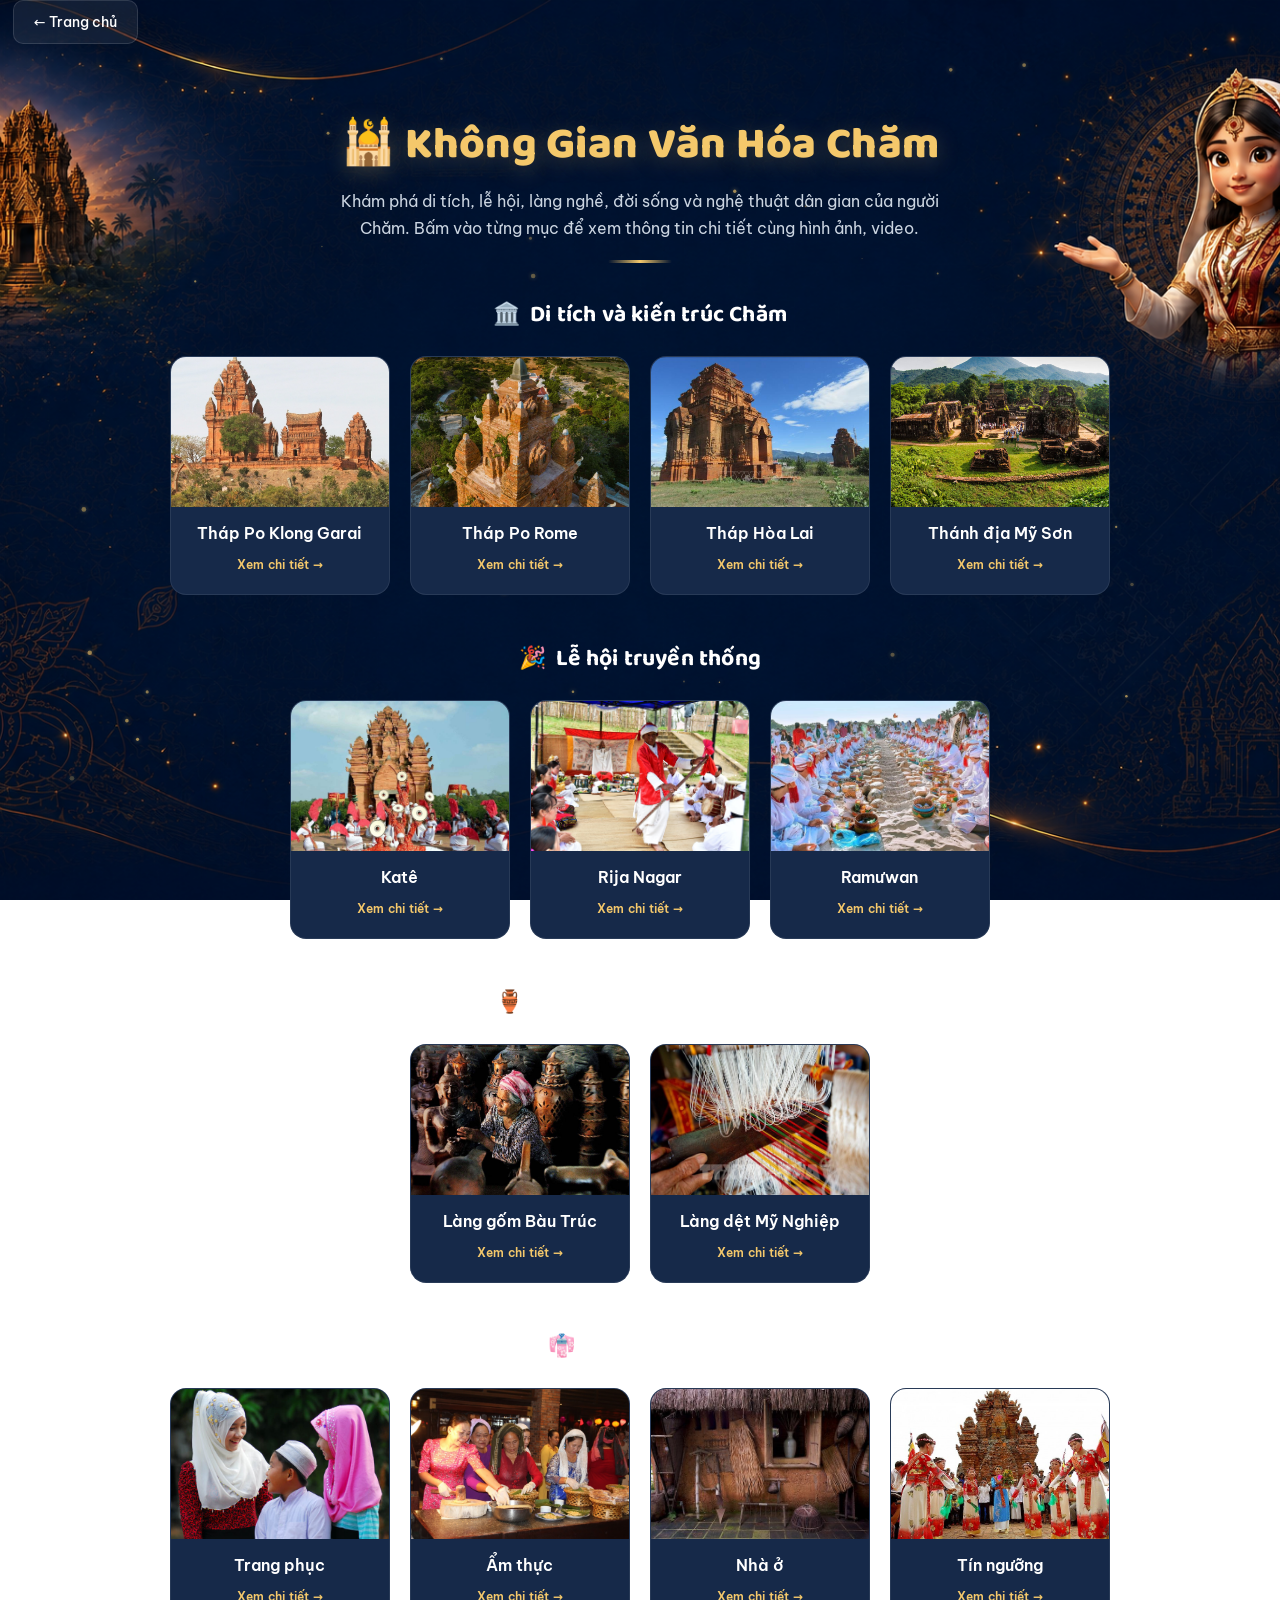
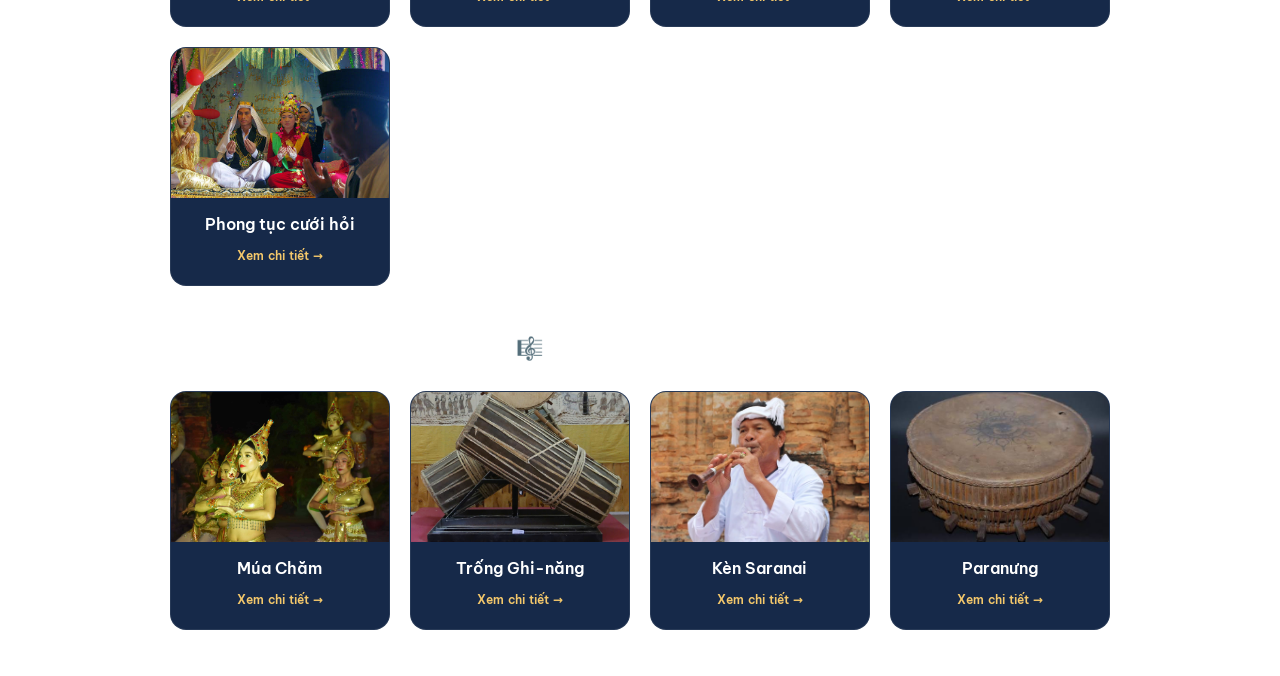
<file: vanhoacham.html>
<!DOCTYPE html>
<html lang="vi">
<head>
<meta charset="UTF-8">
<meta name="viewport" content="width=device-width, initial-scale=1.0">
<title>Không Gian Văn Hóa Chăm – Cham Folktales AI</title>
<link rel="stylesheet" href="style.css">
<link rel="stylesheet" href="hieuung.css">
<link rel="preconnect" href="https://fonts.googleapis.com">
<link rel="preconnect" href="https://fonts.gstatic.com" crossorigin>
<link href="https://fonts.googleapis.com/css2?family=Be+Vietnam+Pro:wght@400;500;600;700;800&family=Baloo+2:wght@600;700;800&display=swap" rel="stylesheet">
<style>
:root{
    --vh-gold:#f4c86b;
    --vh-gold-soft:#e8a33d;
    --vh-text:#cbd5e1;
    --vh-muted:#8ea0bd;
}

/* Áp font toàn trang riêng cho khu vực này (không đụng style.css gốc) */
.vh-scope{
    font-family:'Be Vietnam Pro', system-ui, sans-serif;
}
.vh-scope h1,
.vh-scope .vh-section-title{
    font-family:'Baloo 2', 'Be Vietnam Pro', sans-serif;
}

.vh-header{
    text-align:center;
    padding:48px 16px 34px;
    display:flex;
    flex-direction:column;
    align-items:center;
}
.vh-header h1{
    font-size:44px;
    color:var(--vh-gold);
    font-weight:800;
    letter-spacing:.3px;
    margin-bottom:12px;
    text-shadow:0 4px 22px rgba(244,200,107,0.25);
}
.vh-header p{
    color:var(--vh-text);
    font-size:16px;
    font-weight:400;
    max-width:600px;
    margin:0 auto;
    line-height:1.7;
}
.vh-header-rule{
    width:64px;
    height:3px;
    border-radius:4px;
    margin-top:18px;
    background:linear-gradient(90deg, transparent, var(--vh-gold), transparent);
}

.vh-section{
    margin-bottom:46px;
    display:flex;
    flex-direction:column;
    align-items:center;
}
.vh-section-title{
    display:flex;
    align-items:center;
    justify-content:center;
    gap:10px;
    font-size:23px;
    color:white;
    font-weight:700;
    letter-spacing:.2px;
    margin-bottom:22px;
    text-align:center;
}
.vh-section-title .vh-emoji{
    font-size:22px;
}

.vh-grid{
    display:grid;
    grid-template-columns:repeat(auto-fit,minmax(200px,220px));
    justify-content:center;
    gap:20px;
    width:100%;
    max-width:1100px;
}
.vh-card{
    background:#162949;
    border:1px solid rgba(255,255,255,0.08);
    border-radius:16px;
    overflow:hidden;
    text-decoration:none;
    color:white;
    transition:.25s;
    display:block;
    text-align:center;
}
.vh-card:hover{
    transform:translateY(-6px);
    border-color:rgba(244,200,107,0.4);
    box-shadow:0 12px 28px rgba(0,0,0,0.4);
}
.vh-card-cover{
    width:100%;
    height:150px;
    display:flex;
    align-items:center;
    justify-content:center;
    font-size:46px;
    background:linear-gradient(135deg,#1a2f5a,#2d1b4e);
    position:relative;
    overflow:hidden;
}
.vh-card-cover img{
    width:100%;
    height:100%;
    object-fit:cover;
}
.vh-card-body{
    padding:16px 16px 18px;
    text-align:center;
}
.vh-card-body h3{
    font-size:16px;
    font-weight:600;
    color:white;
    margin-bottom:6px;
}
.vh-card-body span{
    font-size:12px;
    font-weight:600;
    color:var(--vh-gold);
    letter-spacing:.2px;
}
.back-btn{
    display:inline-flex;
    align-items:center;
    gap:6px;
    margin-bottom:24px;
    padding:10px 20px;
    background:rgba(255,255,255,0.07);
    border:1px solid rgba(255,255,255,0.12);
    border-radius:10px;
    color:white;
    text-decoration:none;
    font-size:14px;
    font-weight:500;
    transition:0.2s;
}
.back-btn:hover{ background:rgba(255,255,255,0.13); }

@media (max-width:768px){
    .vh-header h1{ font-size:28px; }
    .vh-header p{ font-size:14px; }
    .vh-section-title{ font-size:19px; }
    .vh-grid{ grid-template-columns:repeat(2,minmax(0,1fr)); gap:12px; }
    .vh-card-cover{ height:110px; font-size:34px; }
}
</style>
</head>
<body>
<canvas id="particles-canvas"></canvas>
<div class="container vh-scope">

    <a href="index.html" class="back-btn">← Trang chủ</a>

    <div class="vh-header">
        <h1>🕌 Không Gian Văn Hóa Chăm</h1>
        <p>Khám phá di tích, lễ hội, làng nghề, đời sống và nghệ thuật dân gian của người Chăm. Bấm vào từng mục để xem thông tin chi tiết cùng hình ảnh, video.</p>
        <div class="vh-header-rule"></div>
    </div>

    <!-- 1. DI TÍCH VÀ KIẾN TRÚC -->
    <div class="vh-section" id="ditich">
        <div class="vh-section-title"><span class="vh-emoji">🏛️</span> Di tích và kiến trúc Chăm</div>
        <div class="vh-grid">
            <a class="vh-card" href="chitiet.html?id=po-klong-garai">
                <div class="vh-card-cover"><img src="thap-po-klong-garai.jpg" alt="" onerror="this.parentElement.innerHTML='🏛️'"></div>
                <div class="vh-card-body"><h3>Tháp Po Klong Garai</h3><span>Xem chi tiết →</span></div>
            </a>
            <a class="vh-card" href="chitiet.html?id=po-rome">
                <div class="vh-card-cover"><img src="thap-po-rome.jpg" alt="" onerror="this.parentElement.innerHTML='🏛️'"></div>
                <div class="vh-card-body"><h3>Tháp Po Rome</h3><span>Xem chi tiết →</span></div>
            </a>
            <a class="vh-card" href="chitiet.html?id=hoa-lai">
                <div class="vh-card-cover"><img src="thap-hoa-lai.jpg" alt="" onerror="this.parentElement.innerHTML='🏛️'"></div>
                <div class="vh-card-body"><h3>Tháp Hòa Lai</h3><span>Xem chi tiết →</span></div>
            </a>
            <a class="vh-card" href="chitiet.html?id=my-son">
                <div class="vh-card-cover"><img src="thanh-dia-my-son.jpg" alt="" onerror="this.parentElement.innerHTML='🏛️'"></div>
                <div class="vh-card-body"><h3>Thánh địa Mỹ Sơn</h3><span>Xem chi tiết →</span></div>
            </a>
        </div>
    </div>

    <!-- 2. LỄ HỘI -->
    <div class="vh-section" id="lehoi">
        <div class="vh-section-title"><span class="vh-emoji">🎉</span> Lễ hội truyền thống</div>
        <div class="vh-grid">
            <a class="vh-card" href="chitiet.html?id=kate">
                <div class="vh-card-cover"><img src="le-hoi-kate.jpg" alt="" onerror="this.parentElement.innerHTML='🎉'"></div>
                <div class="vh-card-body"><h3>Katê</h3><span>Xem chi tiết →</span></div>
            </a>
            <a class="vh-card" href="chitiet.html?id=rija-nagar">
                <div class="vh-card-cover"><img src="le-rija-nagar.jpg" alt="" onerror="this.parentElement.innerHTML='🎉'"></div>
                <div class="vh-card-body"><h3>Rija Nagar</h3><span>Xem chi tiết →</span></div>
            </a>
            <a class="vh-card" href="chitiet.html?id=ramuwan">
                <div class="vh-card-cover"><img src="le-ramuwan.jpg" alt="" onerror="this.parentElement.innerHTML='🎉'"></div>
                <div class="vh-card-body"><h3>Ramưwan</h3><span>Xem chi tiết →</span></div>
            </a>
        </div>
    </div>

    <!-- 3. LÀNG NGHỀ -->
    <div class="vh-section" id="langnghe">
        <div class="vh-section-title"><span class="vh-emoji">🏺</span> Làng nghề truyền thống</div>
        <div class="vh-grid">
            <a class="vh-card" href="chitiet.html?id=bau-truc">
                <div class="vh-card-cover"><img src="lang-gom-bau-truc.jpg" alt="" onerror="this.parentElement.innerHTML='🏺'"></div>
                <div class="vh-card-body"><h3>Làng gốm Bàu Trúc</h3><span>Xem chi tiết →</span></div>
            </a>
            <a class="vh-card" href="chitiet.html?id=my-nghiep">
                <div class="vh-card-cover"><img src="lang-det-my-nghiep.jpg" alt="" onerror="this.parentElement.innerHTML='🧵'"></div>
                <div class="vh-card-body"><h3>Làng dệt Mỹ Nghiệp</h3><span>Xem chi tiết →</span></div>
            </a>
        </div>
    </div>

    <!-- 4. VĂN HÓA CHĂM -->
    <div class="vh-section" id="vanhoa">
        <div class="vh-section-title"><span class="vh-emoji">👘</span> Văn hóa Chăm</div>
        <div class="vh-grid">
            <a class="vh-card" href="chitiet.html?id=trang-phuc">
                <div class="vh-card-cover"><img src="trang-phuc-cham.jpg" alt="" onerror="this.parentElement.innerHTML='👘'"></div>
                <div class="vh-card-body"><h3>Trang phục</h3><span>Xem chi tiết →</span></div>
            </a>
            <a class="vh-card" href="chitiet.html?id=am-thuc">
                <div class="vh-card-cover"><img src="am-thuc-cham.jpg" alt="" onerror="this.parentElement.innerHTML='🍲'"></div>
                <div class="vh-card-body"><h3>Ẩm thực</h3><span>Xem chi tiết →</span></div>
            </a>
            <a class="vh-card" href="chitiet.html?id=nha-o">
                <div class="vh-card-cover"><img src="nha-o-cham.jpg" alt="" onerror="this.parentElement.innerHTML='🏠'"></div>
                <div class="vh-card-body"><h3>Nhà ở</h3><span>Xem chi tiết →</span></div>
            </a>
            <a class="vh-card" href="chitiet.html?id=tin-nguong">
                <div class="vh-card-cover"><img src="tin-nguong-cham.jpg" alt="" onerror="this.parentElement.innerHTML='🙏'"></div>
                <div class="vh-card-body"><h3>Tín ngưỡng</h3><span>Xem chi tiết →</span></div>
            </a>
            <a class="vh-card" href="chitiet.html?id=cuoi-hoi">
                <div class="vh-card-cover"><img src="cuoi-hoi-cham.jpg" alt="" onerror="this.parentElement.innerHTML='💍'"></div>
                <div class="vh-card-body"><h3>Phong tục cưới hỏi</h3><span>Xem chi tiết →</span></div>
            </a>
        </div>
    </div>

    <!-- 5. NGHỆ THUẬT DÂN GIAN -->
    <div class="vh-section" id="nghethuat">
        <div class="vh-section-title"><span class="vh-emoji">🎼</span> Nghệ thuật dân gian</div>
        <div class="vh-grid">
            <a class="vh-card" href="chitiet.html?id=mua-cham">
                <div class="vh-card-cover"><img src="mua-cham.jpg" alt="" onerror="this.parentElement.innerHTML='💃'"></div>
                <div class="vh-card-body"><h3>Múa Chăm</h3><span>Xem chi tiết →</span></div>
            </a>
            <a class="vh-card" href="chitiet.html?id=trong-ghinang">
                <div class="vh-card-cover"><img src="trong-ghinang.jpg" alt="" onerror="this.parentElement.innerHTML='🥁'"></div>
                <div class="vh-card-body"><h3>Trống Ghi-năng</h3><span>Xem chi tiết →</span></div>
            </a>
            <a class="vh-card" href="chitiet.html?id=ken-saranai">
                <div class="vh-card-cover"><img src="ken-saranai.jpg" alt="" onerror="this.parentElement.innerHTML='🎺'"></div>
                <div class="vh-card-body"><h3>Kèn Saranai</h3><span>Xem chi tiết →</span></div>
            </a>
            <a class="vh-card" href="chitiet.html?id=paranung">
                <div class="vh-card-cover"><img src="trong-paranung.jpg" alt="" onerror="this.parentElement.innerHTML='🪘'"></div>
                <div class="vh-card-body"><h3>Paranưng</h3><span>Xem chi tiết →</span></div>
            </a>
        </div>
    </div>

</div>
<script src="hieuung.js"></script>
</body>
</html>
</file>
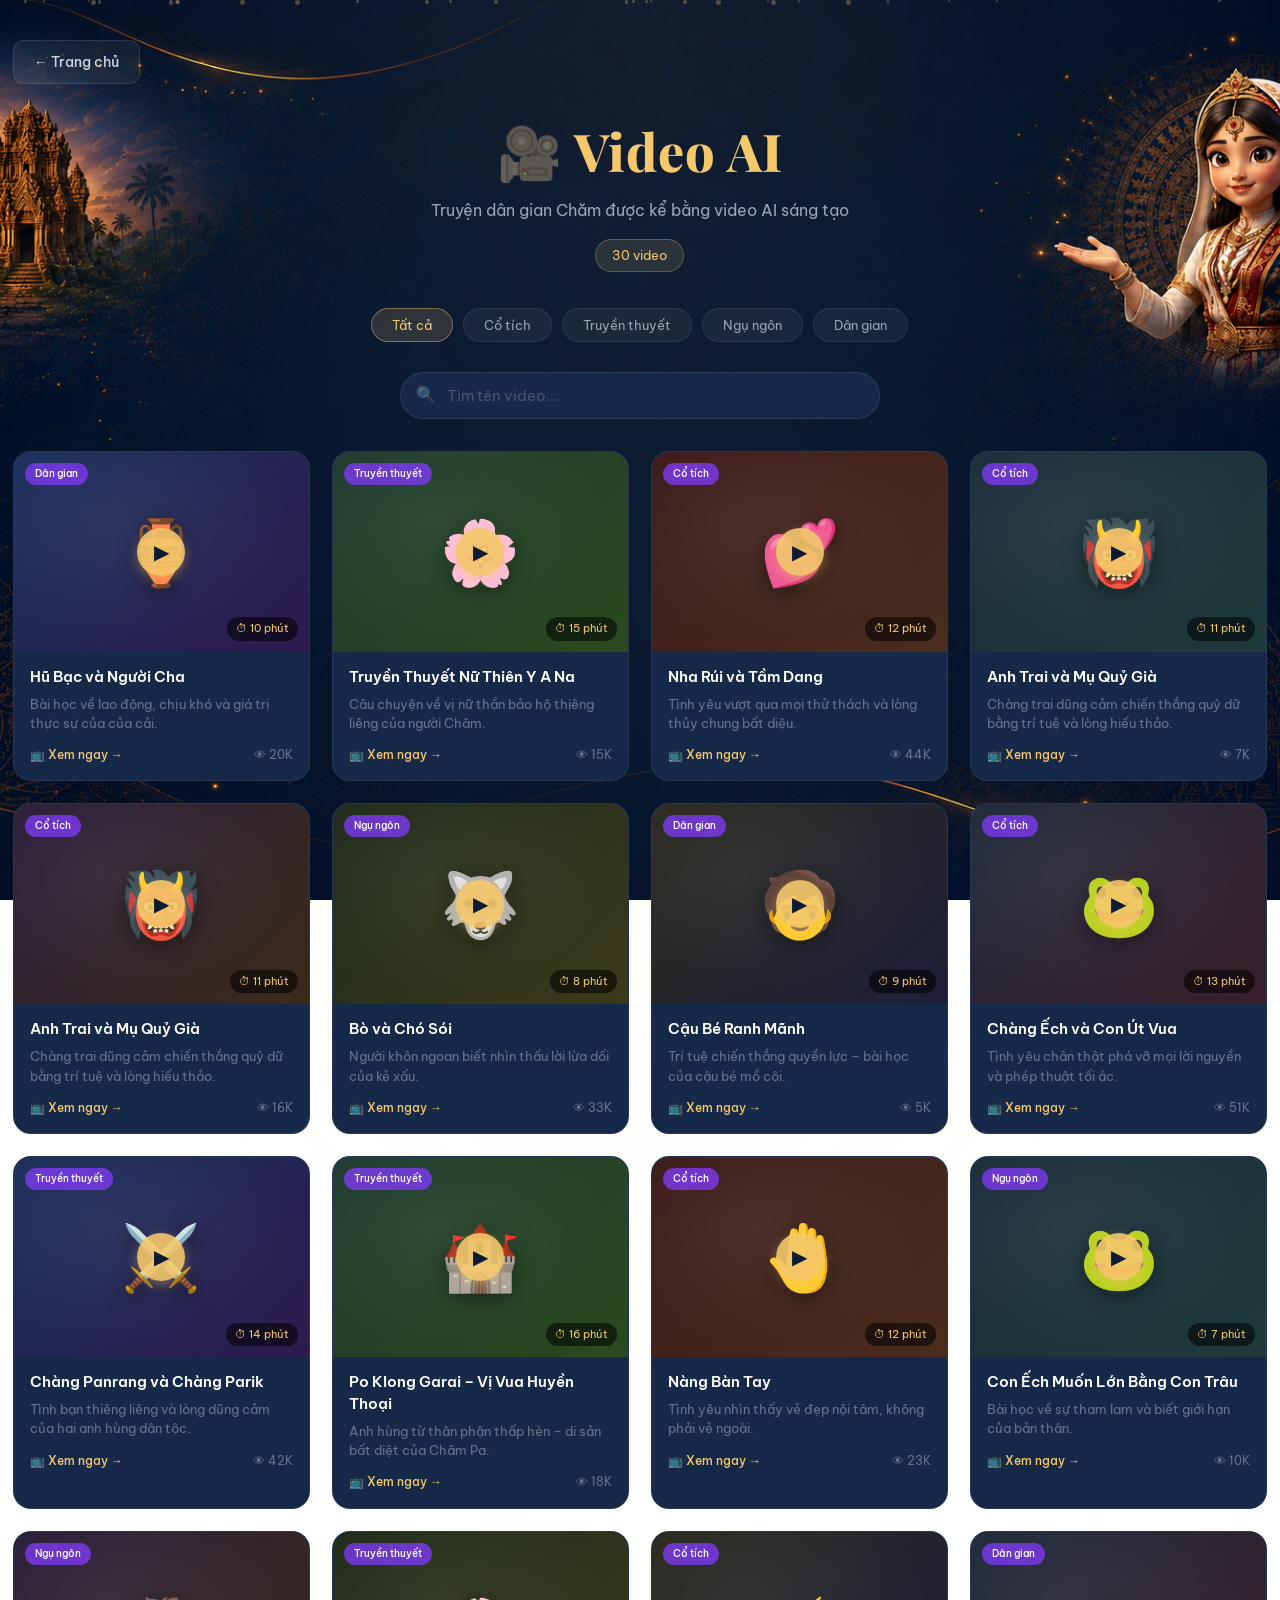
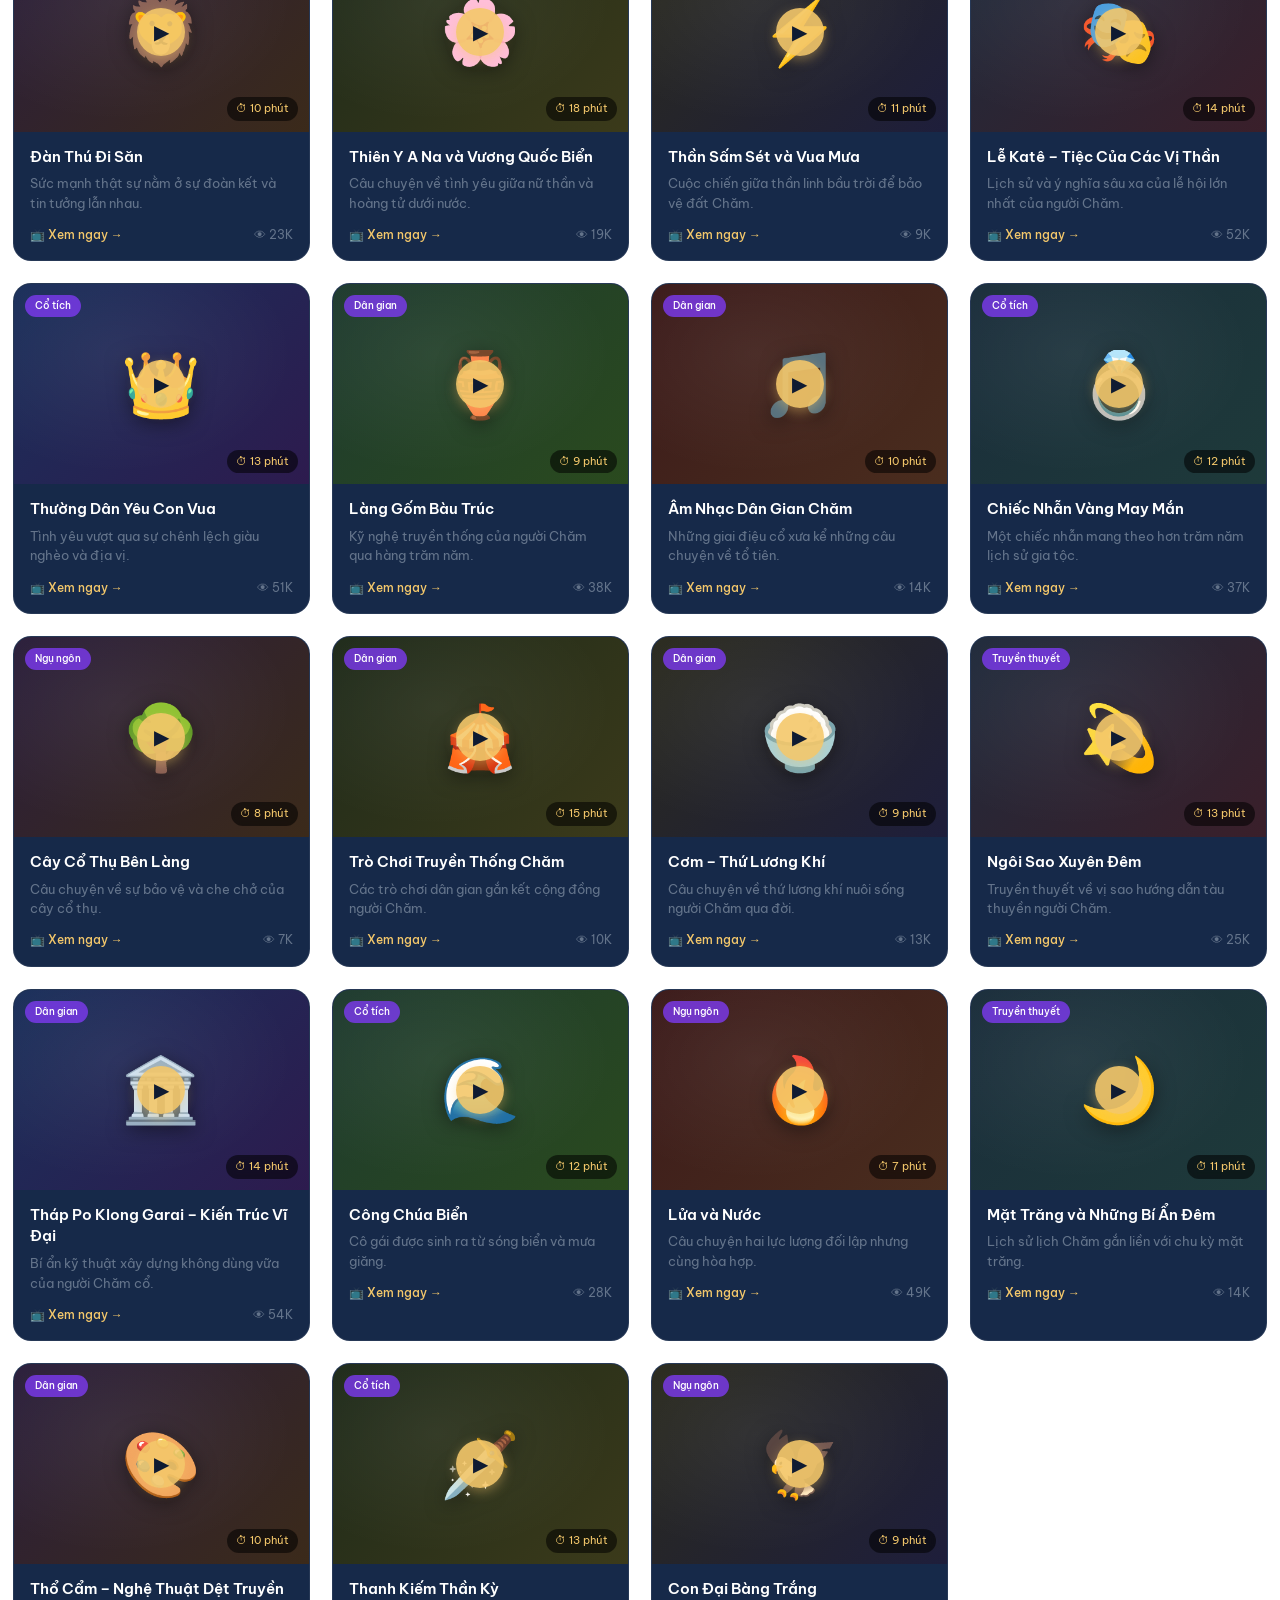
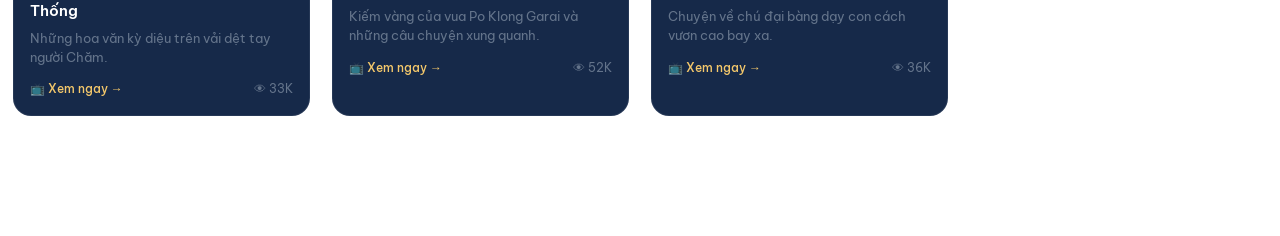
<file: videoAI.html>
<!DOCTYPE html>
<html lang="vi">
<head>
<meta charset="UTF-8">
<meta name="viewport" content="width=device-width, initial-scale=1.0">
<title>Video AI – Cham Folktales AI</title>
<link rel="stylesheet" href="style.css">
<style>
@import url('https://fonts.googleapis.com/css2?family=Playfair+Display:wght@700;800&family=Inter:wght@300;400;500;600&display=swap');

/* ===== PARTICLES ===== */
.particles { position: fixed; inset: 0; pointer-events: none; z-index: 0; overflow: hidden; }
.particle {
    position: absolute; width: 3px; height: 3px;
    background: rgba(244,200,107,0.3); border-radius: 50%;
    animation: float linear infinite;
}
@keyframes float {
    from { transform: translateY(100vh); opacity: 0; }
    10% { opacity: 1; } 90% { opacity: 1; }
    to { transform: translateY(-10vh); opacity: 0; }
}

.vid-wrap { position: relative; z-index: 1; padding: 40px 0 60px; }

/* ===== BACK BTN ===== */
.back-btn {
    display: inline-flex; align-items: center; gap: 6px;
    margin-bottom: 32px; padding: 10px 20px;
    background: rgba(255,255,255,0.06);
    border: 1px solid rgba(255,255,255,0.1);
    border-radius: 10px; color: #cbd5e1; text-decoration: none;
    font-size: 14px; transition: 0.2s;
}
.back-btn:hover { background: rgba(255,255,255,0.11); color: white; }

/* ===== HERO ===== */
.vid-hero { text-align: center; margin-bottom: 36px; }
.vid-hero::before {
    content: '';
    position: absolute;
    inset: 0;
    background: radial-gradient(ellipse 80% 60% at 50% 0%, rgba(244,200,107,0.08), transparent 70%);
    pointer-events: none;
}
.vid-hero h1 {
    font-family: 'Playfair Display', serif;
    font-size: 52px; font-weight: 800; color: #f4c86b;
    margin-bottom: 10px; letter-spacing: 1px;
}
.vid-hero p { color: #94a3b8; font-size: 16px; margin-bottom: 16px; }
.vid-badge {
    display: inline-block;
    background: rgba(244,200,107,0.12);
    border: 1px solid rgba(244,200,107,0.28);
    color: #f4c86b; font-size: 13px; padding: 5px 16px;
    border-radius: 20px;
}

/* ===== FILTER ===== */
.vid-filters {
    display: flex; gap: 10px; justify-content: center;
    flex-wrap: wrap; margin: 24px 0 30px;
}
.vid-filter-btn {
    padding: 8px 20px; background: rgba(255,255,255,0.05);
    border: 1px solid rgba(255,255,255,0.08); border-radius: 50px;
    color: #94a3b8; font-size: 13px; cursor: pointer;
    transition: 0.2s; font-family: inherit;
}
.vid-filter-btn:hover, .vid-filter-btn.active {
    background: rgba(244,200,107,0.15);
    border-color: rgba(244,200,107,0.4);
    color: #f4c86b;
}

/* ===== SEARCH ===== */
.vid-search-wrap {
    max-width: 480px; margin: 0 auto 32px; position: relative;
}
.vid-search-wrap input {
    width: 100%; padding: 13px 20px 13px 46px;
    background: #162949; border: 1px solid rgba(255,255,255,0.09);
    border-radius: 50px; color: white; font-size: 15px;
    outline: none; transition: 0.2s; font-family: inherit;
}
.vid-search-wrap input::placeholder { color: #475569; }
.vid-search-wrap input:focus {
    border-color: rgba(244,200,107,0.4);
    box-shadow: 0 0 0 3px rgba(244,200,107,0.07);
}
.vid-search-icon {
    position: absolute; left: 16px; top: 50%;
    transform: translateY(-50%); font-size: 16px;
    opacity: 0.4; pointer-events: none;
}

/* ===== GRID ===== */
.vid-grid {
    display: grid;
    grid-template-columns: repeat(auto-fill, minmax(240px, 1fr));
    gap: 22px; padding-bottom: 60px;
}

.vid-card {
    background: #162949; border: 1px solid rgba(255,255,255,0.07);
    border-radius: 18px; overflow: hidden; cursor: pointer;
    transition: transform 0.25s, border-color 0.25s, box-shadow 0.25s;
    position: relative;
}
.vid-card:hover {
    transform: translateY(-7px);
    border-color: rgba(244,200,107,0.45);
    box-shadow: 0 14px 32px rgba(0,0,0,0.45);
}

/* Màu nền thumb */
.vid-card:nth-child(8n+1) .vid-thumb { background: linear-gradient(135deg,#1a2f5a,#2d1b4e); }
.vid-card:nth-child(8n+2) .vid-thumb { background: linear-gradient(135deg,#1e3a2f,#2a4a1e); }
.vid-card:nth-child(8n+3) .vid-thumb { background: linear-gradient(135deg,#3b1a1a,#4a2d1e); }
.vid-card:nth-child(8n+4) .vid-thumb { background: linear-gradient(135deg,#1a2d3b,#1e3a3a); }
.vid-card:nth-child(8n+5) .vid-thumb { background: linear-gradient(135deg,#2a1e3b,#3b2a1a); }
.vid-card:nth-child(8n+6) .vid-thumb { background: linear-gradient(135deg,#1e2a1a,#3b3a1a); }
.vid-card:nth-child(8n+7) .vid-thumb { background: linear-gradient(135deg,#2a2a1e,#1e1e3b); }
.vid-card:nth-child(8n+0) .vid-thumb { background: linear-gradient(135deg,#1f2a3b,#3a1f2a); }

.vid-thumb {
    width: 100%; height: 200px;
    display: flex; align-items: center; justify-content: center;
    position: relative; overflow: hidden; font-size: 64px;
}
.vid-thumb::after {
    content: '';
    position: absolute; inset: 0;
    background: radial-gradient(ellipse at 35% 35%, rgba(255,255,255,0.06), transparent 65%);
}
.play-icon {
    position: absolute;
    width: 48px; height: 48px; border-radius: 50%;
    background: rgba(244,200,107,0.9);
    display: flex; align-items: center; justify-content: center;
    font-size: 20px; color: #0f1b32; z-index: 1;
    transition: all 0.3s;
    box-shadow: 0 4px 12px rgba(244,200,107,0.4);
}
.vid-card:hover .play-icon {
    transform: scale(1.15);
    box-shadow: 0 6px 20px rgba(244,200,107,0.5);
}
.thumb-emoji {
    position: relative; z-index: 0;
    filter: drop-shadow(0 4px 10px rgba(0,0,0,0.5));
    transition: transform 0.3s;
}
.vid-card:hover .thumb-emoji { transform: scale(1.12); }

.vid-tag {
    position: absolute; top: 11px; left: 11px;
    background: rgba(124,58,237,0.82); backdrop-filter: blur(5px);
    color: white; font-size: 10px; padding: 3px 10px;
    border-radius: 20px; z-index: 2; font-weight: 500;
}
.vid-duration {
    position: absolute; bottom: 11px; right: 11px;
    background: rgba(0,0,0,0.55); backdrop-filter: blur(4px);
    color: #f4c86b; font-size: 11px; padding: 3px 9px;
    border-radius: 20px; z-index: 2;
}

.vid-body { padding: 14px 16px 16px; }
.vid-body h3 {
    color: white; font-size: 15px; font-weight: 600;
    line-height: 1.45; margin-bottom: 7px;
}
.vid-body p {
    color: #64748b; font-size: 12.5px;
    line-height: 1.55; margin-bottom: 12px;
}
.vid-footer {
    display: flex; align-items: center; justify-content: space-between;
}
.vid-watch-btn {
    font-size: 12px; color: #f4c86b;
    display: flex; align-items: center; gap: 4px; font-weight: 500;
}
.vid-views { font-size: 12px; color: #64748b; }

/* ===== MODAL ===== */
.vid-modal-overlay {
    display: none; position: fixed; inset: 0;
    background: rgba(0,0,0,0.92); z-index: 1000;
    align-items: center; justify-content: center;
    backdrop-filter: blur(5px); padding: 20px;
}
.vid-modal-overlay.open { display: flex; }

.vid-modal {
    background: #0f1b32; border: 1px solid rgba(244,200,107,0.2);
    border-radius: 22px; width: 100%; max-width: 920px;
    max-height: 88vh; display: flex; flex-direction: column;
    overflow: hidden; box-shadow: 0 28px 70px rgba(0,0,0,0.8);
    animation: modalIn 0.3s cubic-bezier(0.34,1.56,0.64,1);
}
@keyframes modalIn {
    from { opacity: 0; transform: scale(0.9) translateY(20px); }
    to { opacity: 1; transform: scale(1) translateY(0); }
}

.vid-modal-header {
    display: flex; align-items: flex-start; justify-content: space-between;
    padding: 20px 24px 16px; border-bottom: 1px solid rgba(255,255,255,0.07);
    flex-shrink: 0;
}
.vid-modal-title {
    font-family: 'Playfair Display', serif;
    color: #f4c86b; font-size: 24px; font-weight: 700;
    line-height: 1.3; margin-bottom: 6px;
}
.vid-modal-meta {
    color: #64748b; font-size: 12px; display: flex; gap: 14px;
}
.vid-close-btn {
    width: 38px; height: 38px; border-radius: 50%;
    background: rgba(255,255,255,0.07); border: none;
    color: white; font-size: 18px; cursor: pointer;
    display: flex; align-items: center; justify-content: center;
    transition: 0.2s; flex-shrink: 0; margin-left: 16px;
}
.vid-close-btn:hover { background: rgba(255,255,255,0.14); }

.vid-modal-body {
    flex: 1; overflow: hidden; padding: 20px;
}
.vid-iframe-wrap {
    width: 100%; height: 100%; border-radius: 14px;
    overflow: hidden; border: none;
    background: black;
}
.vid-iframe-wrap iframe {
    width: 100%; height: 100%; border: none;
}

.vid-modal-footer {
    padding: 14px 24px; border-top: 1px solid rgba(255,255,255,0.07);
    display: flex; align-items: center; justify-content: center;
    gap: 12px; flex-shrink: 0;
}
.vid-action-btn {
    display: inline-flex; align-items: center; gap: 6px;
    padding: 9px 20px; background: rgba(244,200,107,0.1);
    border: 1px solid rgba(244,200,107,0.28);
    border-radius: 10px; color: #f4c86b; font-size: 13px;
    cursor: pointer; transition: 0.2s; font-family: inherit;
    text-decoration: none;
}
.vid-action-btn:hover { background: rgba(244,200,107,0.2); }

/* ===== EMPTY ===== */
.vid-empty {
    display: none; text-align: center; padding: 60px 20px;
    color: #475569; grid-column: 1/-1;
}
.vid-empty-icon { font-size: 48px; margin-bottom: 12px; }

/* ===== ANIMATIONS ===== */
.vid-card {
    opacity: 0; transform: translateY(24px);
    animation: cardIn 0.5s forwards;
}
@keyframes cardIn {
    to { opacity: 1; transform: translateY(0); }
}
.vid-card:nth-child(1) { animation-delay: 0.05s; }
.vid-card:nth-child(2) { animation-delay: 0.10s; }
.vid-card:nth-child(3) { animation-delay: 0.15s; }
.vid-card:nth-child(4) { animation-delay: 0.20s; }
.vid-card:nth-child(5) { animation-delay: 0.25s; }
.vid-card:nth-child(6) { animation-delay: 0.30s; }
.vid-card:nth-child(7) { animation-delay: 0.35s; }
.vid-card:nth-child(8) { animation-delay: 0.40s; }
.vid-card:nth-child(9) { animation-delay: 0.45s; }
.vid-card:nth-child(10) { animation-delay: 0.50s; }

@media (max-width: 700px) {
    .vid-grid { grid-template-columns: repeat(2, 1fr); gap: 14px; }
    .vid-modal { max-width: 96vw; }
}
</style>
</head>
<body>

<div class="particles" id="particles"></div>

<div class="container" style="position:relative;z-index:1;">
<div class="vid-wrap">

    <a href="index.html" class="back-btn">← Trang chủ</a>

    <div class="vid-hero">
        <h1>🎥 Video AI</h1>
        <p>Truyện dân gian Chăm được kể bằng video AI sáng tạo</p>
        <div class="vid-badge">30 video</div>
    </div>

    <!-- Filters -->
    <div class="vid-filters">
        <button class="vid-filter-btn active" data-filter="all">Tất cả</button>
        <button class="vid-filter-btn" data-filter="Cổ tích">Cổ tích</button>
        <button class="vid-filter-btn" data-filter="Truyền thuyết">Truyền thuyết</button>
        <button class="vid-filter-btn" data-filter="Ngụ ngôn">Ngụ ngôn</button>
        <button class="vid-filter-btn" data-filter="Dân gian">Dân gian</button>
    </div>

    <!-- Search -->
    <div class="vid-search-wrap">
        <span class="vid-search-icon">🔍</span>
        <input type="text" id="searchInput" placeholder="Tìm tên video...">
    </div>

    <!-- Grid videos -->
    <div class="vid-grid" id="videoGrid"></div>

    <div class="vid-empty" id="emptyMsg">
        <div class="vid-empty-icon">📭</div>
        <p>Không tìm thấy video nào phù hợp.</p>
    </div>

</div>
</div>

<!-- MODAL VIDEO -->
<div class="vid-modal-overlay" id="vidOverlay" onclick="closeOnOverlay(event)">
    <div class="vid-modal">
        <div class="vid-modal-header">
            <div>
                <div class="vid-modal-title" id="modalTitle">Tên video</div>
                <div class="vid-modal-meta">
                    <span id="modalTag">Thể loại</span>
                    <span id="modalDuration">⏱ 8 phút</span>
                </div>
            </div>
            <button class="vid-close-btn" onclick="closeModal()">✕</button>
        </div>
        <div class="vid-modal-body">
            <div class="vid-iframe-wrap" id="iframeWrap"></div>
        </div>
        <div class="vid-modal-footer">
            <button class="vid-action-btn" onclick="closeModal()">✕ Đóng</button>
            <a id="vidOpenNew" href="#" target="_blank" class="vid-action-btn">↗ Xem toàn màn hình</a>
        </div>
    </div>
</div>

<script>
// ===== DỮ LIỆU VIDEO =====
const videos = [
    // VIDEO LOCAL - TỆP VIDEO CỦA BẠN
    {
        type: 'youtube', id: 'RXd1BtmSMco', emoji: '🏺', tag: 'Dân gian', duration: '10 phút',
        title: 'Hũ Bạc và Người Cha',
        desc: 'Bài học về lao động, chịu khó và giá trị thực sự của của cải.'
    },
    
    // VIDEOS YOUTUBE - CÓ THỂ REPLACE BẰNG VIDEO THẬT
    {
        type: 'youtube', id: 'RcR3TULAz5A', emoji: '🌸', tag: 'Truyền thuyết', duration: '15 phút',
        title: 'Truyền Thuyết Nữ Thiên Y A Na',
        desc: 'Câu chuyện về vị nữ thần bảo hộ thiêng liêng của người Chăm.'
    },
    {
        type: 'youtube', id: 'pflAs6dK2y0', emoji: '💕', tag: 'Cổ tích', duration: '12 phút',
        title: 'Nha Rúi và Tầm Dang',
        desc: 'Tình yêu vượt qua mọi thử thách và lòng thủy chung bất diệu.'
    },
    {
        type: 'youtube', id: '9bZkp7q19f0', emoji: '👹', tag: 'Cổ tích', duration: '11 phút',
        title: 'Anh Trai và Mụ Quỷ Già',
        desc: 'Chàng trai dũng cảm chiến thắng quỷ dữ bằng trí tuệ và lòng hiếu thảo.'
    },
    {
        type: 'youtube', id: 'a-Z0r8kNgNg', emoji: '👹', tag: 'Cổ tích', duration: '11 phút',
        title: 'Anh Trai và Mụ Quỷ Già',
        desc: 'Chàng trai dũng cảm chiến thắng quỷ dữ bằng trí tuệ và lòng hiếu thảo.'
    },
    {
        type: 'youtube', id: 'kJQP7kiw9Fk', emoji: '🐺', tag: 'Ngụ ngôn', duration: '8 phút',
        title: 'Bò và Chó Sói',
        desc: 'Người khôn ngoan biết nhìn thấu lời lừa dối của kẻ xấu.'
    },
    {
        type: 'youtube', id: 'L18DV2ZsA88', emoji: '🧒', tag: 'Dân gian', duration: '9 phút',
        title: 'Cậu Bé Ranh Mãnh',
        desc: 'Trí tuệ chiến thắng quyền lực – bài học của cậu bé mồ côi.'
    },
    {
        type: 'youtube', id: '9YffrCnqKEA', emoji: '🐸', tag: 'Cổ tích', duration: '13 phút',
        title: 'Chàng Ếch và Con Út Vua',
        desc: 'Tình yêu chân thật phá vỡ mọi lời nguyền và phép thuật tối ác.'
    },
    {
        type: 'youtube', id: 'dE7N8sJWm3c', emoji: '⚔️', tag: 'Truyền thuyết', duration: '14 phút',
        title: 'Chàng Panrang và Chàng Parik',
        desc: 'Tình bạn thiêng liêng và lòng dũng cảm của hai anh hùng dân tộc.'
    },
    {
        type: 'youtube', id: 'aqz-KE-bpKQ', emoji: '🏰', tag: 'Truyền thuyết', duration: '16 phút',
        title: 'Po Klong Garai – Vị Vua Huyền Thoại',
        desc: 'Anh hùng từ thân phận thấp hèn – di sản bất diệt của Chăm Pa.'
    },
    {
        type: 'youtube', id: '2oVVAEv2WwY', emoji: '🤚', tag: 'Cổ tích', duration: '12 phút',
        title: 'Nàng Bàn Tay',
        desc: 'Tình yêu nhìn thấy vẻ đẹp nội tâm, không phải vẻ ngoài.'
    },
    {
        type: 'youtube', id: 'OPf0YbXqDm0', emoji: '🐸', tag: 'Ngụ ngôn', duration: '7 phút',
        title: 'Con Ếch Muốn Lớn Bằng Con Trâu',
        desc: 'Bài học về sự tham lam và biết giới hạn của bản thân.'
    },
    {
        type: 'youtube', id: 'kxiL5CLT3FY', emoji: '🦁', tag: 'Ngụ ngôn', duration: '10 phút',
        title: 'Đàn Thú Đi Săn',
        desc: 'Sức mạnh thật sự nằm ở sự đoàn kết và tin tưởng lẫn nhau.'
    },
    {
        type: 'youtube', id: 'r6ecyKpjn88', emoji: '🌸', tag: 'Truyền thuyết', duration: '18 phút',
        title: 'Thiên Y A Na và Vương Quốc Biển',
        desc: 'Câu chuyện về tình yêu giữa nữ thần và hoàng tử dưới nước.'
    },
    {
        type: 'youtube', id: 'DLzxrzFCyOs', emoji: '⚡', tag: 'Cổ tích', duration: '11 phút',
        title: 'Thần Sấm Sét và Vua Mưa',
        desc: 'Cuộc chiến giữa thần linh bầu trời để bảo vệ đất Chăm.'
    },
    {
        type: 'youtube', id: 'VHFZa3xnv78', emoji: '🎭', tag: 'Dân gian', duration: '14 phút',
        title: 'Lễ Katê – Tiệc Của Các Vị Thần',
        desc: 'Lịch sử và ý nghĩa sâu xa của lễ hội lớn nhất của người Chăm.'
    },
    {
        type: 'youtube', id: 'JlnaMT6SCYY', emoji: '👑', tag: 'Cổ tích', duration: '13 phút',
        title: 'Thường Dân Yêu Con Vua',
        desc: 'Tình yêu vượt qua sự chênh lệch giàu nghèo và địa vị.',
    },
    {
        type: 'youtube', id: 'dQw4w9WgXcQ', emoji: '🏺', tag: 'Dân gian', duration: '9 phút',
        title: 'Làng Gốm Bàu Trúc',
        desc: 'Kỹ nghệ truyền thống của người Chăm qua hàng trăm năm.'
    },
    {
        type: 'youtube', id: 'jNQXAC9IVRw', emoji: '🎵', tag: 'Dân gian', duration: '10 phút',
        title: 'Âm Nhạc Dân Gian Chăm',
        desc: 'Những giai điệu cổ xưa kể những câu chuyện về tổ tiên.'
    },
    {
        type: 'youtube', id: '9bZkp7q19f0', emoji: '💍', tag: 'Cổ tích', duration: '12 phút',
        title: 'Chiếc Nhẫn Vàng May Mắn',
        desc: 'Một chiếc nhẫn mang theo hơn trăm năm lịch sử gia tộc.'
    },
    {
        type: 'youtube', id: 'a-Z0r8kNgNg', emoji: '🌳', tag: 'Ngụ ngôn', duration: '8 phút',
        title: 'Cây Cổ Thụ Bên Làng',
        desc: 'Câu chuyện về sự bảo vệ và che chở của cây cổ thụ.'
    },
    {
        type: 'youtube', id: 'kJQP7kiw9Fk', emoji: '🎪', tag: 'Dân gian', duration: '15 phút',
        title: 'Trò Chơi Truyền Thống Chăm',
        desc: 'Các trò chơi dân gian gắn kết cộng đồng người Chăm.'
    },
    {
        type: 'youtube', id: 'L18DV2ZsA88', emoji: '🍚', tag: 'Dân gian', duration: '9 phút',
        title: 'Cơm – Thứ Lương Khí',
        desc: 'Câu chuyện về thứ lương khí nuôi sống người Chăm qua đời.'
    },
    {
        type: 'youtube', id: '9YffrCnqKEA', emoji: '💫', tag: 'Truyền thuyết', duration: '13 phút',
        title: 'Ngôi Sao Xuyên Đêm',
        desc: 'Truyền thuyết về vị sao hướng dẫn tàu thuyền người Chăm.'
    },
    {
        type: 'youtube', id: 'dE7N8sJWm3c', emoji: '🏛️', tag: 'Dân gian', duration: '14 phút',
        title: 'Tháp Po Klong Garai – Kiến Trúc Vĩ Đại',
        desc: 'Bí ẩn kỹ thuật xây dựng không dùng vữa của người Chăm cổ.'
    },
    {
        type: 'youtube', id: 'aqz-KE-bpKQ', emoji: '🌊', tag: 'Cổ tích', duration: '12 phút',
        title: 'Công Chúa Biển',
        desc: 'Cô gái được sinh ra từ sóng biển và mưa giăng.'
    },
    {
        type: 'youtube', id: '2oVVAEv2WwY', emoji: '🔥', tag: 'Ngụ ngôn', duration: '7 phút',
        title: 'Lửa và Nước',
        desc: 'Câu chuyện hai lực lượng đối lập nhưng cùng hòa hợp.'
    },
    {
        type: 'youtube', id: 'OPf0YbXqDm0', emoji: '🌙', tag: 'Truyền thuyết', duration: '11 phút',
        title: 'Mặt Trăng và Những Bí Ẩn Đêm',
        desc: 'Lịch sử lịch Chăm gắn liền với chu kỳ mặt trăng.'
    },
    {
        type: 'youtube', id: 'kxiL5CLT3FY', emoji: '🎨', tag: 'Dân gian', duration: '10 phút',
        title: 'Thổ Cẩm – Nghệ Thuật Dệt Truyền Thống',
        desc: 'Những hoa văn kỳ diệu trên vải dệt tay người Chăm.'
    },
    {
        type: 'youtube', id: 'r6ecyKpjn88', emoji: '🗡️', tag: 'Cổ tích', duration: '13 phút',
        title: 'Thanh Kiếm Thần Kỳ',
        desc: 'Kiếm vàng của vua Po Klong Garai và những câu chuyện xung quanh.'
    },
    {
        type: 'youtube', id: 'DLzxrzFCyOs', emoji: '🦅', tag: 'Ngụ ngôn', duration: '9 phút',
        title: 'Con Đại Bàng Trắng',
        desc: 'Chuyện về chú đại bàng dạy con cách vươn cao bay xa.'
    }
];

// ===== BUILD GRID =====
const gridEl = document.getElementById('videoGrid');
videos.forEach((v, i) => {
    const div = document.createElement('div');
    div.className = 'vid-card';
    div.dataset.genre = v.tag;
    div.onclick = () => openVideo(v, i);
    div.innerHTML = `
        <div class="vid-thumb">
            <span class="thumb-emoji">${v.emoji}</span>
            <div class="play-icon">▶</div>
            <span class="vid-tag">${v.tag}</span>
            <span class="vid-duration">⏱ ${v.duration}</span>
        </div>
        <div class="vid-body">
            <h3>${v.title}</h3>
            <p>${v.desc}</p>
            <div class="vid-footer">
                <span class="vid-watch-btn">📺 Xem ngay →</span>
                <span class="vid-views">👁 ${Math.floor(Math.random() * 50 + 5)}K</span>
            </div>
        </div>
    `;
    gridEl.appendChild(div);
});

// ===== FILTER =====
document.querySelectorAll('.vid-filter-btn').forEach(btn => {
    btn.addEventListener('click', function() {
        document.querySelectorAll('.vid-filter-btn').forEach(b => b.classList.remove('active'));
        this.classList.add('active');
        const filter = this.dataset.filter;
        let found = 0;
        document.querySelectorAll('.vid-card').forEach(card => {
            const genre = card.dataset.genre;
            const show = filter === 'all' || genre === filter;
            card.style.display = show ? '' : 'none';
            if (show) found++;
        });
    });
});

// ===== SEARCH =====
document.getElementById('searchInput').addEventListener('input', function() {
    const q = this.value.toLowerCase().trim();
    const cards = document.querySelectorAll('.vid-card');
    let found = 0;
    cards.forEach(card => {
        const title = card.querySelector('h3').textContent.toLowerCase();
        const show = !q || title.includes(q);
        card.style.display = show ? '' : 'none';
        if (show) found++;
    });
    document.getElementById('emptyMsg').style.display = found === 0 ? 'block' : 'none';
});

// ===== MODAL =====
function openVideo(v, idx) {
    document.getElementById('modalTitle').textContent = v.title;
    document.getElementById('modalTag').textContent = v.tag;
    document.getElementById('modalDuration').textContent = '⏱ ' + v.duration;
    
    const wrap = document.getElementById('iframeWrap');
    wrap.innerHTML = '';
    
    if (v.type === 'local') {
        // Video local file
        const video = document.createElement('video');
        video.src = v.file;
        video.controls = true;
        video.autoplay = true;
        video.style.width = '100%';
        video.style.height = '100%';
        video.style.objectFit = 'contain';
        wrap.appendChild(video);
        document.getElementById('vidOpenNew').href = '#';
        document.getElementById('vidOpenNew').style.display = 'none';
    } else if (v.type === 'youtube') {
        // YouTube embed
        const iframe = document.createElement('iframe');
        iframe.src = `https://www.youtube.com/embed/${v.id}?autoplay=1&fs=1&rel=0`;
        iframe.allow = 'accelerometer; autoplay; clipboard-write; encrypted-media; gyroscope; picture-in-picture';
        iframe.allowFullscreen = true;
        wrap.appendChild(iframe);
        document.getElementById('vidOpenNew').href = `https://www.youtube.com/watch?v=${v.id}`;
        document.getElementById('vidOpenNew').style.display = 'inline-flex';
    }
    
    document.getElementById('vidOverlay').classList.add('open');
    document.body.style.overflow = 'hidden';
}

function closeModal() {
    document.getElementById('vidOverlay').classList.remove('open');
    document.getElementById('iframeWrap').innerHTML = '';
    document.body.style.overflow = '';
}

function closeOnOverlay(e) {
    if (e.target === document.getElementById('vidOverlay')) closeModal();
}

document.addEventListener('keydown', e => {
    if (e.key === 'Escape') closeModal();
});

// ===== PARTICLES =====
const container = document.getElementById('particles');
for (let i = 0; i < 28; i++) {
    const p = document.createElement('div');
    p.className = 'particle';
    p.style.left = Math.random() * 100 + 'vw';
    p.style.animationDuration = (12 + Math.random() * 20) + 's';
    p.style.animationDelay = (-Math.random() * 20) + 's';
    p.style.width = p.style.height = (2 + Math.random() * 3) + 'px';
    container.appendChild(p);
}
</script>
</body>
</html>
</file>
<file: style.css>
@import url('https://fonts.googleapis.com/css2?family=Be+Vietnam+Pro:wght@300;400;500;600;700;800;900&family=Playfair+Display:wght@700;800;900&display=swap');

*{
    margin:0;
    padding:0;
    box-sizing:border-box;
}

body{
    background-image:url("nen-cham-ai.png");
    background-size:cover;
    background-position:top center;
    background-repeat:no-repeat;
    background-attachment:fixed;
    color:white;
    font-family:'Be Vietnam Pro', Arial, sans-serif;
    line-height:1.6;
}
h1,h2,h3,h4,h5,h6{
    font-family:'Be Vietnam Pro', Arial, sans-serif;
    line-height:1.35;
}
p{
    line-height:1.65;
}
.hero{
    width:100%;
    height:380px;
    background:none;
    display:flex;
    justify-content:center;
    align-items:center;
    margin-bottom:20px;
}
.hero-content{
    text-align:center;
}
.hero-content h1{
    font-family:'Playfair Display', serif;
    font-size:64px;
    color:#f4c86b;
    font-weight:900;
    letter-spacing:2px;
    line-height:1.25;
    padding-bottom:6px;
}
.hero-content h2{
    font-family:'Playfair Display', serif;
    font-size:38px;
    color:white;
    font-weight:700;
    margin-top:8px;
    line-height:1.35;
    letter-spacing:0.3px;
}
.hero-content p{
    margin-top:15px;
    font-size:22px;
    color:#ffe7a5;
    font-weight:300;
    line-height:1.6;
}
.container{
    width:98%;
    max-width:1800px;
    margin:auto;
}
.header{
    text-align:center;
    margin-bottom:30px;
}
.header h1{
    font-family:'Playfair Display', serif;
    font-size:42px;
    color:#38bdf8;
    font-weight:800;
}
.header p{
    color:#cbd5e1;
    margin-top:10px;
}
.section{
    background:#1e293b;
    padding:25px;
    border-radius:18px;
    margin-bottom:25px;
    box-shadow:0 5px 15px rgba(0,0,0,.3);
}
.info{
    border-left:6px solid #38bdf8;
}
.chat{
    border-left:6px solid #22c55e;
}
.story{
    border-left:6px solid #f59e0b;
}
.video{
    border-left:6px solid #ef4444;
}
.section h2{
    margin-bottom:15px;
}
.chat-box{
    display:flex;
    gap:10px;
}
.chat-box input{
    flex:1;
    padding:12px;
    border:none;
    border-radius:10px;
    outline:none;
    font-family:inherit;
}
.chat-box button{
    padding:12px 20px;
    border:none;
    border-radius:10px;
    cursor:pointer;
    background:#22c55e;
    color:white;
    font-family:inherit;
    font-weight:600;
}
.chat-box button:hover{
    background:#16a34a;
}
.card{
    background:#334155;
    border-radius:15px;
    overflow:hidden;
    transition:.3s;
    height:100%;
}
.card:hover{
    transform:translateY(-8px);
}
.card img{
    width:100%;
    height:180px;
    object-fit:cover;
}
.card-content{
    padding:15px;
}
.card-content h3{
    text-align:center;
    line-height:1.4;
}
::-webkit-scrollbar{
    width:8px;
}
::-webkit-scrollbar-thumb{
    background:#38bdf8;
    border-radius:20px;
}
.feature-link{
    display:flex;
    justify-content:space-between;
    align-items:center;
    text-decoration:none;
    color:white;
}
.arrow{
    font-size:30px;
    color:#22c55e;
}
.feature-link:hover .arrow{
    transform:translateX(8px);
    transition:0.3s;
}
.back-btn{
    display:inline-block;
    margin-bottom:20px;
    padding:10px 20px;
    background:#334155;
    color:white;
    text-decoration:none;
    border-radius:10px;
    font-weight:500;
}
.back-btn:hover{
    background:#475569;
}
.chat-page{
    background:#1e293b;
    padding:20px;
    border-radius:20px;
    text-align:center;
}
.chat-page h1{
    font-family:'Playfair Display', serif;
    margin-bottom:10px;
    color:#fbbf24;
    font-size:42px;
    font-weight:800;
    line-height:1.3;
}
.chat-page p{
    text-align:center;
    color:#cbd5e1;
    margin-bottom:15px;
    font-size:18px;
}
.back-btn{
    display:inline-flex;
    align-items:center;
    gap:6px;
    margin-bottom:20px;
    padding:10px 20px;
    background:#334155;
    color:white;
    text-decoration:none;
    border-radius:10px;
    transition:0.3s;
}
.back-btn:hover{
    background:#475569;
}
.chat-page iframe{
    width:100%;
    height:650px;
    border:none;
    border-radius:15px;
    margin-top:10px;
    background:white;
}
.stats{
    display:flex;
    justify-content:center;
    gap:20px;
    margin-top:35px;
}
.stat-box{
    background:rgba(9,25,50,.75);
    padding:18px 28px;
    border-radius:18px;
    border:1px solid rgba(255,255,255,.08);
    backdrop-filter:blur(6px);
}
.stat-box h3{
    color:#f4c86b;
    font-size:28px;
    font-weight:700;
    line-height:1.3;
}
.stat-box span{
    color:white;
    font-size:14px;
}
.menu-grid{
    display:grid;
    grid-template-columns:repeat(6,1fr);
    gap:15px;
    margin-bottom:25px;
}
.menu-card{
    background:#162949;
    border:1px solid rgba(255,255,255,.08);
    border-radius:18px;
    padding:20px;
    text-align:center;
    text-decoration:none;
    color:white;
    transition:.3s;
}
.menu-card:hover{
    transform:translateY(-8px);
    border-color:#f4c86b;
}
.menu-card .icon{
    font-size:36px;
    margin-bottom:10px;
}
.menu-card h3{
    font-size:18px;
    margin-bottom:8px;
    color:#f4c86b;
    font-weight:700;
    line-height:1.3;
}
.menu-card p{
    font-size:13px;
    color:#cbd5e1;
    line-height:1.5;
}
.main-grid{
    display:grid;
    grid-template-columns:2.3fr 1.15fr;
    gap:20px;
    align-items:start;
    margin-top:20px;
}
.left-side{
    display:flex;
    flex-direction:column;
    gap:20px;
}
.right-side{
    width:100%;
}
.story,
.video,
.chat-widget{
    background:#162949;
    border:none;
    border-radius:18px;
    padding:15px;
    box-shadow:0 5px 15px rgba(0,0,0,.35);
}
.story h2,
.video h2,
.chat-widget h2{
    font-family:'Playfair Display', serif;
    color:white;
    font-size:25px;
    font-weight:800;
    margin-bottom:15px;
    line-height:1.35;
}
.chat-widget{
    height:100%;
    background:linear-gradient(180deg,#1a2b4d 0%,#0f1b32 100%);
    border:1px solid rgba(244,200,107,.25);
    border-radius:20px;
    padding:18px;
    box-shadow:0 10px 30px rgba(0,0,0,.45),
               inset 0 0 0 1px rgba(244,200,107,.05);
}
.chat-widget-header{
    display:flex;
    align-items:flex-start;
    gap:12px;
    margin-bottom:16px;
}
.chat-icon-circle{
    flex-shrink:0;
    width:44px;
    height:44px;
    border-radius:50%;
    background:linear-gradient(135deg,#f4c86b,#e8a33d);
    display:flex;
    align-items:center;
    justify-content:center;
    font-size:20px;
    box-shadow:0 4px 10px rgba(244,200,107,.35);
}
.chat-widget-header h2{
    font-family:'Playfair Display', serif;
    color:#f4c86b;
    font-size:20px;
    margin-bottom:4px;
    font-weight:800;
    line-height:1.35;
}
.chat-widget-header p{
    color:#cbd5e1;
    font-size:13px;
    line-height:1.5;
}
.chat-iframe-wrap{
    border-radius:16px;
    overflow:hidden;
    border:1px solid rgba(255,255,255,.08);
    box-shadow:0 4px 14px rgba(0,0,0,.35);
    height:560px;
}
.chat-widget iframe{
    display:block;
    width:calc(100% + 34px);
    height:calc(100% + 34px);
    margin:-17px;
    border:none;
    background:white;
}
.chat-widget{
    height:auto;
}
.cards{
    display:grid;
    grid-template-columns:repeat(3,1fr);
    gap:18px;
}
.card{
    background:#334155;
    border-radius:15px;
    overflow:hidden;
    transition:.3s;
}
.card:hover{
    transform:translateY(-5px);
}
.card img{
    width:100%;
    height:170px;
    object-fit:cover;
}
.card-content{
    padding:12px;
}
.tag{
    display:inline-block;
    background:#7c3aed;
    padding:5px 10px;
    border-radius:20px;
    font-size:11px;
    margin-bottom:10px;
    font-weight:500;
}
.card-content h3{
    text-align:left;
    color:white;
    font-size:19px;
    font-weight:700;
    margin-bottom:8px;
    line-height:1.4;
}
.card-content p{
    color:#cbd5e1;
    font-size:14px;
    line-height:1.55;
}
.card-info{
    display:flex;
    justify-content:space-between;
    margin-top:12px;
    color:#f4c86b;
    font-size:13px;
}
.video .cards{
    display:grid;
    grid-template-columns:repeat(3,1fr);
    gap:18px;
}
.video .card img{
    height:150px;
}
.video .card-content{
    text-align:center;
}
.video .card-content h3{
    text-align:center;
    font-size:18px;
}
.menu-grid{
    position:relative;
    z-index:2;
    margin-top:-25px;
}
.stats{
    display:flex;
    justify-content:center;
    gap:15px;
    margin-top:25px;
}
.stat-box{
    background:rgba(9,25,50,.8);
    padding:15px 22px;
    border-radius:15px;
    border:1px solid rgba(255,255,255,.08);
}
.stat-box h3{
    color:#f4c86b;
    font-size:24px;
}
.stat-box span{
    color:white;
    font-size:12px;
}
.video{
    margin-top:20px;
}

/* extra-side (Khám phá & Tìm hiểu) */
.extra-side{
    background:#162949;
    border-radius:18px;
    padding:15px;
    box-shadow:0 5px 15px rgba(0,0,0,.35);
}
.extra-side h2{
    font-family:'Playfair Display', serif;
    color:white;
    font-size:25px;
    font-weight:800;
    margin-bottom:15px;
    line-height:1.35;
}

/* =============================================
   CHATBOT PAGE
   ============================================= */
.chatbot-page{
    padding:30px 0 60px;
}
.chatbot-header{
    text-align:center;
    margin-bottom:24px;
}
.chatbot-header h1{
    font-family:'Playfair Display', serif;
    font-size:42px;
    color:#f4c86b;
    font-weight:800;
    margin-bottom:10px;
    line-height:1.3;
}
.chatbot-header p{
    color:#cbd5e1;
    font-size:16px;
    max-width:560px;
    margin:0 auto;
    line-height:1.6;
}
.chatbot-wrap{
    background:linear-gradient(180deg,#1a2b4d 0%,#0f1b32 100%);
    border:1px solid rgba(244,200,107,0.22);
    border-radius:20px;
    padding:20px;
    box-shadow:0 10px 30px rgba(0,0,0,0.45);
    max-width:900px;
    margin:0 auto;
}
.chatbot-wrap iframe{
    width:100%;
    height:650px;
    border:none;
    border-radius:14px;
    background:white;
    display:block;
}

/* =============================================
   RESPONSIVE – TABLET (max 1024px)
   ============================================= */
@media (max-width:1024px){

    .menu-grid{
        grid-template-columns:repeat(3,1fr);
    }
    .main-grid{
        grid-template-columns:1fr;
    }
    .cards{
        grid-template-columns:repeat(2,1fr);
    }
    .hero-content h1{
        font-size:48px;
    }
    .hero-content h2{
        font-size:32px;
    }
    .hero-content p{
        font-size:18px;
    }
    .stat-box h3{
        font-size:22px;
    }
    .chat-iframe-wrap{
        height:480px;
    }
}

/* =============================================
   RESPONSIVE – MOBILE (max 768px)
   ============================================= */
@media (max-width:768px){

    .container{
        width:96%;
        padding:0 4px;
    }

    /* HERO */
    .hero{
        height:auto;
        padding:30px 16px 20px;
    }
    .hero-content h1{
        font-size:32px;
        letter-spacing:0;
    }
    .hero-content h2{
        font-size:22px;
    }
    .hero-content p{
        font-size:15px;
        margin-top:10px;
    }

    /* STATS */
    .stats{
        display:grid;
        grid-template-columns:repeat(2,1fr);
        gap:10px;
        margin-top:20px;
    }
    .stat-box{
        padding:12px 14px;
    }
    .stat-box h3{
        font-size:22px;
    }
    .stat-box span{
        font-size:12px;
    }

    /* MENU GRID */
    .menu-grid{
        grid-template-columns:repeat(3,1fr);
        gap:8px;
        margin-top:-10px;
        margin-bottom:16px;
    }
    .menu-card{
        padding:12px 6px;
        border-radius:12px;
    }
    .menu-card .icon{
        font-size:24px;
        margin-bottom:6px;
    }
    .menu-card h3{
        font-size:12px;
        margin-bottom:0;
    }
    .menu-card p{
        display:none;
    }

    /* MAIN GRID */
    .main-grid{
        grid-template-columns:1fr;
        gap:16px;
        margin-top:12px;
    }

    /* CARDS */
    .cards{
        grid-template-columns:1fr;
        gap:14px;
    }

    /* SECTIONS */
    .story,
    .video,
    .extra-side{
        padding:14px 12px;
        border-radius:14px;
    }
    .story h2,
    .video h2,
    .extra-side h2{
        font-size:18px;
        margin-bottom:12px;
    }

    /* CARD */
    .card img{
        height:160px;
    }
    .card-content h3{
        font-size:16px;
    }
    .card-content p{
        font-size:13px;
    }

    /* CHAT WIDGET (trang chủ) */
    .chat-widget{
        padding:14px;
    }
    .chat-widget-header h2{
        font-size:16px;
    }
    .chat-iframe-wrap{
        height:420px;
    }
    .chat-widget iframe{
        width:calc(100% + 20px);
        height:calc(100% + 20px);
        margin:-10px;
    }

    /* BACK BTN */
    .back-btn{
        font-size:13px;
        padding:8px 14px;
    }

    /* CHATBOT PAGE */
    .chatbot-header h1{
        font-size:28px;
    }
    .chatbot-header p{
        font-size:14px;
    }
    .chatbot-wrap{
        padding:12px;
        border-radius:14px;
    }
    .chatbot-wrap iframe{
        height:540px;
        border-radius:10px;
    }

    /* TRUYENCO */
    .tc-hero h1{
        font-size:32px;
    }
    .tc-grid{
        grid-template-columns:repeat(2,1fr);
        gap:14px;
    }
    .tc-modal{
        border-radius:16px;
    }
    .tc-modal-title{
        font-size:20px;
    }
    .tc-modal-body{
        padding:16px 16px 14px;
    }
    .tc-story-text{
        font-size:15px;
    }

    /* TRUYENTRANH */
    .tt-grid{
        grid-template-columns:repeat(2,1fr);
        gap:14px;
    }
    .pdf-modal{
        width:96vw;
        height:85vh;
    }

    /* VIDEO */
    .vid-hero h1{
        font-size:32px;
    }
    .vid-grid{
        grid-template-columns:repeat(2,1fr);
        gap:14px;
    }
    .vid-modal{
        width:96vw;
        max-height:90vh;
    }
    .vid-modal-title{
        font-size:18px;
    }

    /* GAME */
    .game-hero h1{
        font-size:32px;
    }
    .topic-grid{
        grid-template-columns:1fr;
        gap:12px;
    }
    .quiz-box{
        padding:20px 16px;
        border-radius:18px;
    }
    .q-text{
        font-size:18px;
    }
    .result-box{
        padding:28px 18px;
    }
    .result-score-big{
        font-size:56px;
    }
    .result-stats{
        gap:8px;
    }
    .r-stat{
        padding:12px 14px;
        min-width:80px;
    }

    /* NGHE TRUYEN */
    .nt-hero h1{
        font-size:32px;
    }
    .nt-layout{
        grid-template-columns:1fr;
    }
    .player-panel{
        position:static;
    }
    .player-cover{
        aspect-ratio:2/1;
    }
    .api-input-row{
        flex-direction:column;
    }
    .api-save-btn{
        width:100%;
    }
    .voice-row{
        gap:8px;
    }
    .voice-btn{
        font-size:12px;
        padding:7px 12px;
    }

    /* PHAN HOI */
    .fb-types{
        grid-template-columns:repeat(2,1fr);
    }
    .fb-row2{
        grid-template-columns:1fr;
    }
}

/* =============================================
   RESPONSIVE – NHỎ HƠN (max 480px)
   ============================================= */
@media (max-width:480px){

    .hero-content h1{
        font-size:26px;
    }
    .hero-content h2{
        font-size:18px;
    }
    .menu-grid{
        grid-template-columns:repeat(3,1fr);
        gap:6px;
    }
    .menu-card .icon{
        font-size:20px;
    }
    .menu-card h3{
        font-size:11px;
    }
    .stats{
        grid-template-columns:repeat(2,1fr);
        gap:8px;
    }
    .stat-box h3{
        font-size:20px;
    }
    .cards{
        grid-template-columns:1fr;
    }

    /* CHATBOT PAGE */
    .chatbot-header h1{
        font-size:22px;
    }
    .chatbot-wrap iframe{
        height:480px;
    }

    /* TRUYENCO */
    .tc-grid{
        grid-template-columns:1fr;
    }

    /* TRUYENTRANH */
    .tt-grid{
        grid-template-columns:1fr;
    }

    /* VIDEO */
    .vid-grid{
        grid-template-columns:1fr;
    }
}
</file>
<file: hieuung.css>
/* =========================================================
   HIỆU ỨNG - EFFECTS (dùng chung cho mọi trang)
   Chỉ cần thêm 1 dòng <link> này vào <head> của trang là chạy.
   ========================================================= */

/* Canvas hạt vàng bay - nằm cố định phía sau toàn bộ nội dung */
#particles-canvas{
    position:fixed;
    inset:0;
    width:100%;
    height:100%;
    pointer-events:none;
    z-index:0;
}

/* Đưa nội dung chính lên trên lớp hạt */
body > .container{
    position:relative;
    z-index:1;
}

/* ===== SCROLL REVEAL: hiện dần khi cuộn tới ===== */
.reveal{
    opacity:0;
    transform:translateY(30px);
    transition:opacity .8s ease, transform .8s ease;
}
.reveal.reveal-visible{
    opacity:1;
    transform:translateY(0);
}

/* ===== SHIMMER cho tiêu đề hero (chữ vàng lấp lánh chạy) ===== */
.hero-content h1{
    background:linear-gradient(90deg,#f4c86b 0%,#fff6da 25%,#f4c86b 50%,#e8a33d 75%,#f4c86b 100%);
    background-size:250% auto;
    -webkit-background-clip:text;
    background-clip:text;
    -webkit-text-fill-color:transparent;
    animation:vhShimmer 5s linear infinite;
}
@keyframes vhShimmer{
    0%{ background-position:0% center; }
    100%{ background-position:250% center; }
}

/* ===== GLOW VÀNG THEO CHUỘT trên các thẻ ===== */
.menu-card, .card, .vhz-card{
    position:relative;
    overflow:hidden;
}
.menu-card::after,
.card::after,
.vhz-card::after{
    content:'';
    position:absolute;
    inset:0;
    background:radial-gradient(circle 150px at var(--mx,50%) var(--my,50%), rgba(244,200,107,.30), transparent 70%);
    opacity:0;
    transition:opacity .35s ease;
    pointer-events:none;
    z-index:0;
}
.menu-card:hover::after,
.card:hover::after,
.vhz-card:hover::after{
    opacity:1;
}
/* đảm bảo nội dung bên trong thẻ vẫn nổi trên lớp glow */
.menu-card > *, .card > *, .vhz-card > *{
    position:relative;
    z-index:1;
}

@media (max-width:768px){
    /* Trên điện thoại giảm hiệu ứng glow theo chuột (không có hover thật) */
    .menu-card::after, .card::after, .vhz-card::after{
        display:none;
    }
}
</file>
